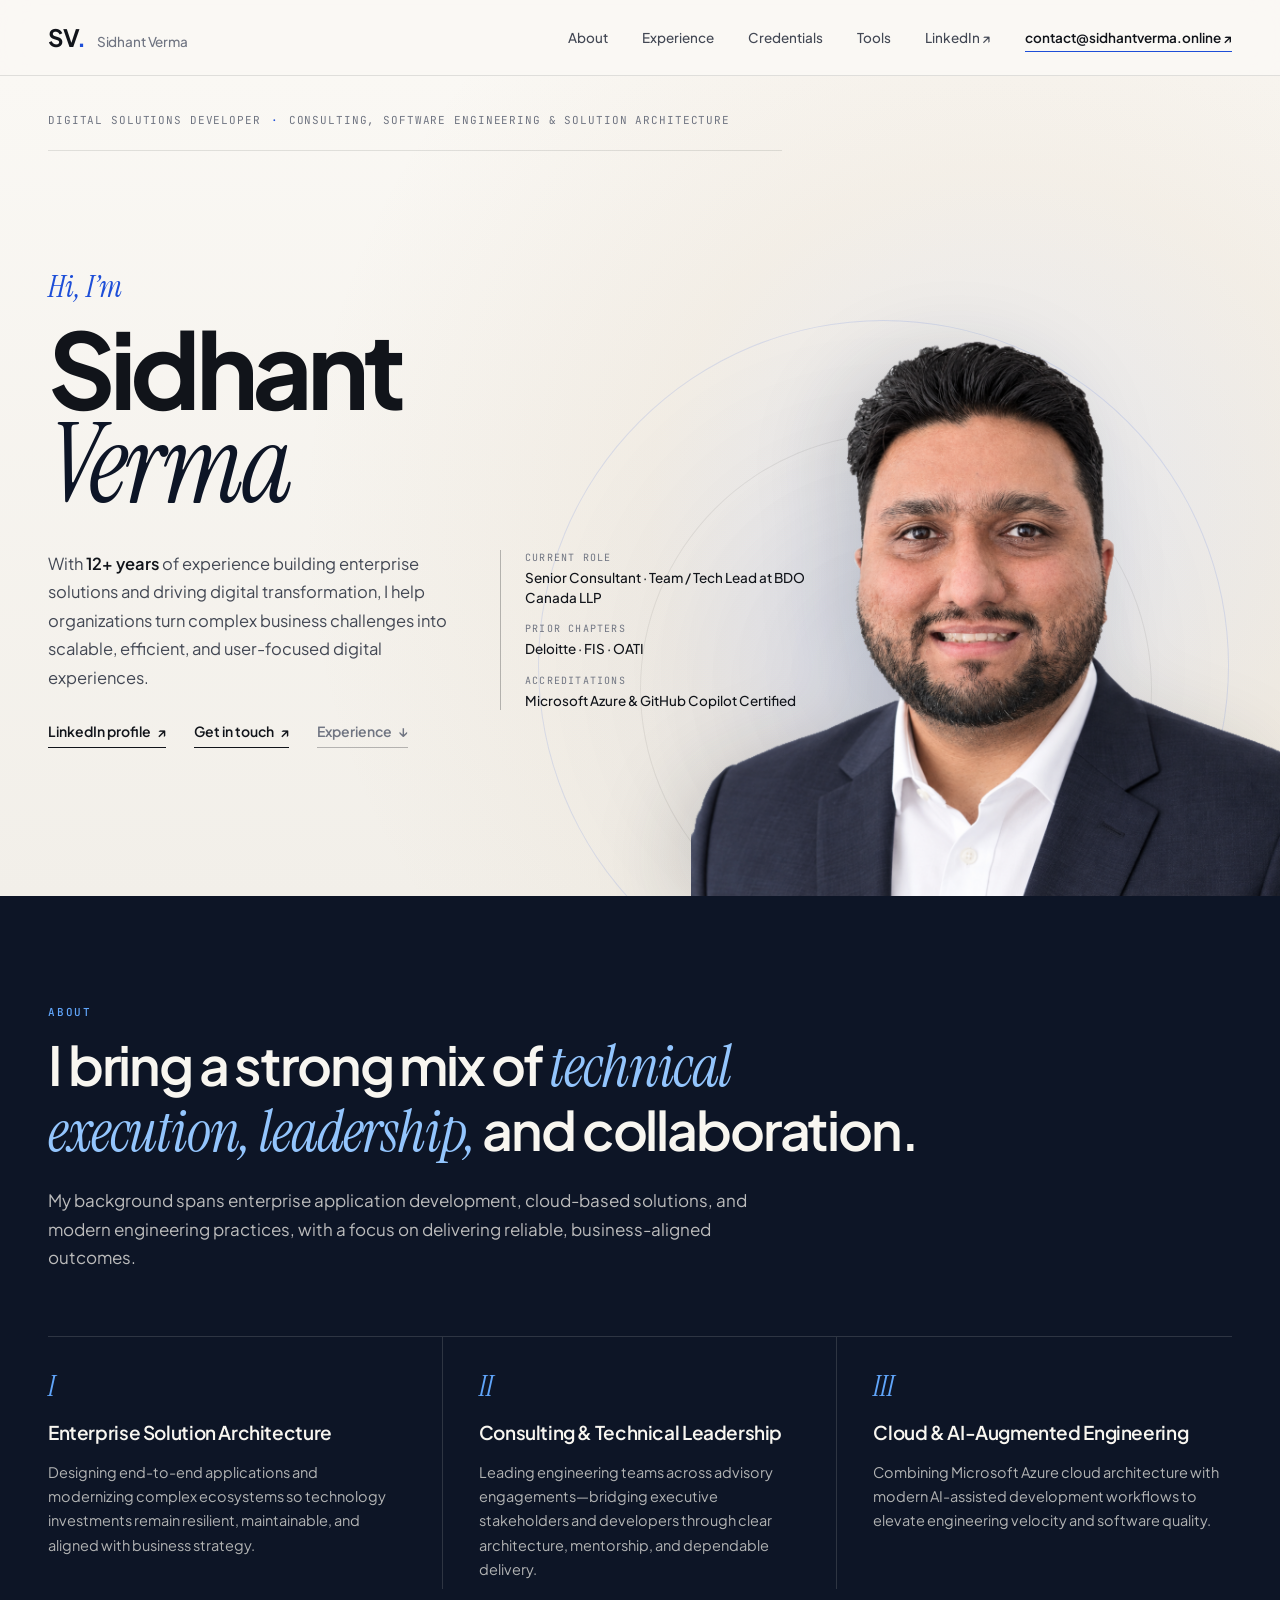
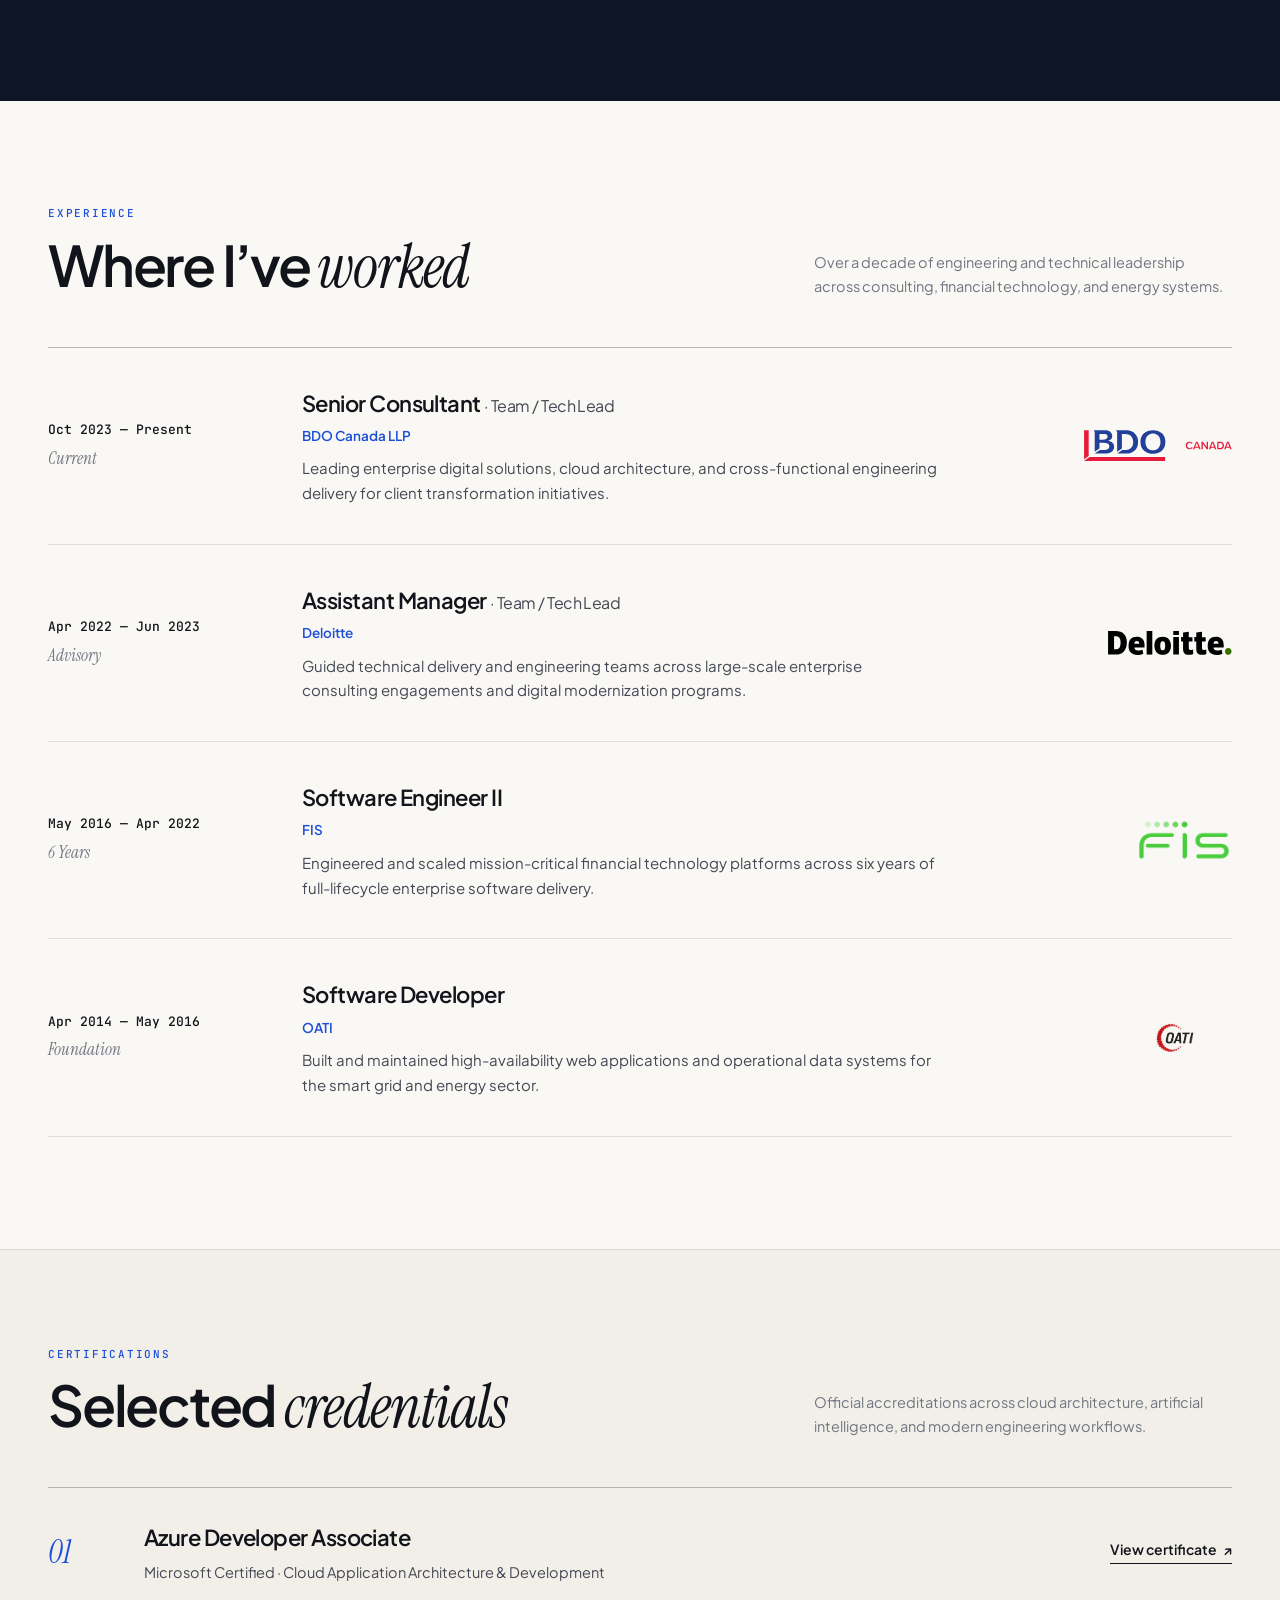
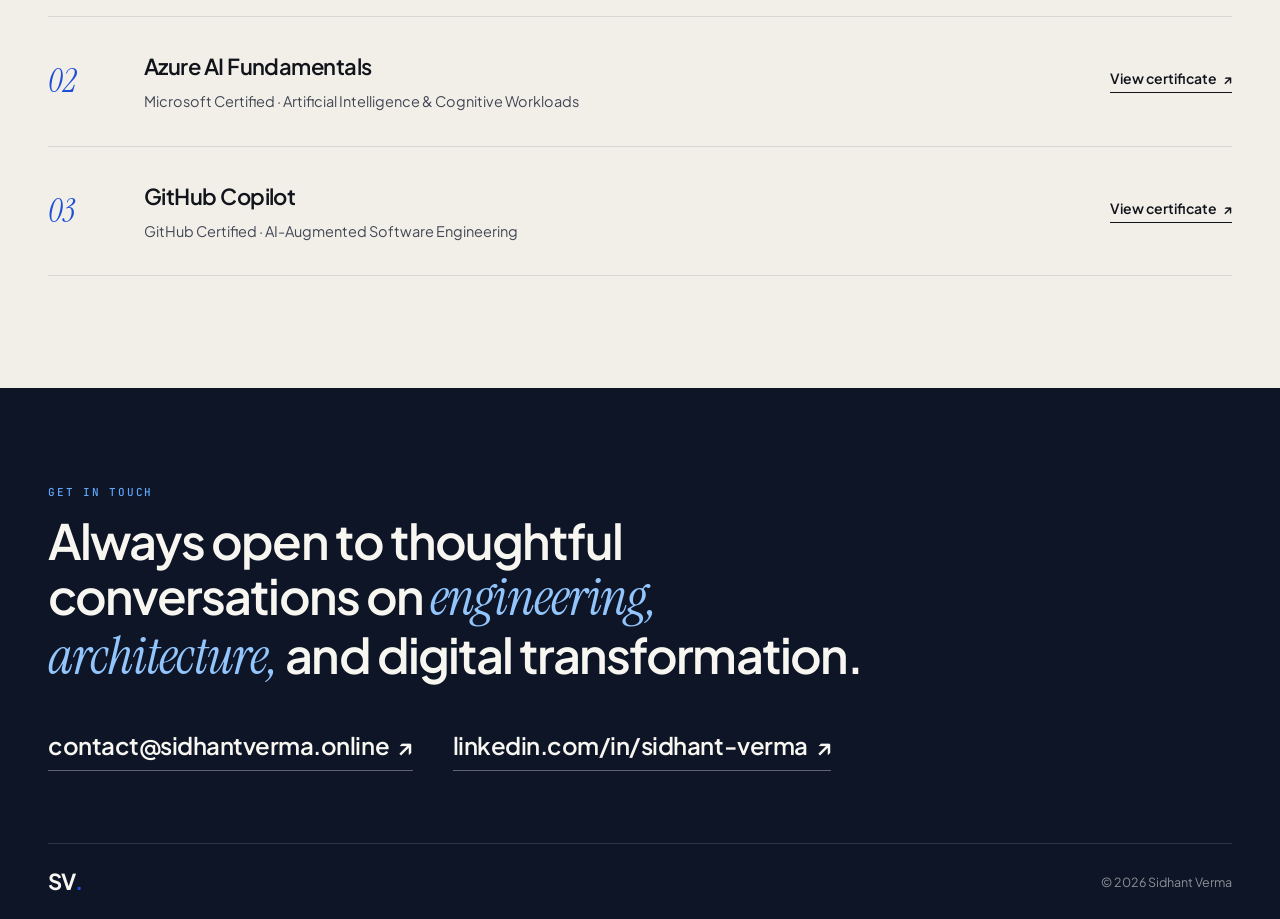
<file: index.html>
<!doctype html>
<html lang="en">
  <head>
    <meta charset="utf-8">
    <meta name="viewport" content="width=device-width, initial-scale=1">
    <meta name="theme-color" content="#f6f4ef">
    <meta name="description" content="Sidhant Verma — Digital Solutions Developer &amp; Technical Lead with 12+ years of experience building enterprise solutions, driving digital transformation, and delivering impactful technology products.">
    <title>Sidhant Verma - Digital Solutions Developer</title>
    <link rel="preconnect" href="https://fonts.googleapis.com">
    <link rel="preconnect" href="https://fonts.gstatic.com" crossorigin>
    <link href="https://fonts.googleapis.com/css2?family=Instrument+Serif:ital@0;1&amp;family=JetBrains+Mono:wght@400;500&amp;family=Plus+Jakarta+Sans:wght@400;500;600;700&amp;display=swap" rel="stylesheet">
    <link rel="preload" as="image" href="resources/photo_cutout.png">
    <link rel="stylesheet" href="styles.css?v=editorial-3">
    <script src="script.js?v=editorial-3" defer></script>
  </head>
  <body>
    <a class="skip-link" href="#main">Skip to content</a>

    <header class="site-header">
      <nav class="nav shell" aria-label="Main navigation">
        <a class="wordmark" href="#home" aria-label="Sidhant Verma home">
          <span class="wordmark-initials">SV<span>.</span></span>
          <span class="wordmark-full">Sidhant Verma</span>
        </a>

        <button class="menu-toggle" type="button" aria-expanded="false" aria-controls="nav-links" aria-label="Open navigation menu">
          <span></span><span></span>
        </button>

        <div class="nav-links" id="nav-links">
          <a href="#about">About</a>
          <a href="#experience">Experience</a>
          <a href="#certifications">Credentials</a>
          <a href="tools/index.html">Tools</a>
          <a href="https://www.linkedin.com/in/sidhant-verma/" target="_blank" rel="noreferrer">LinkedIn <span aria-hidden="true">↗</span></a>
          <a class="nav-contact" href="mailto:contact@sidhantverma.online">contact@sidhantverma.online <span aria-hidden="true">↗</span></a>
        </div>
      </nav>
    </header>

    <main id="main">
      <!-- HERO -->
      <section class="hero" id="home" aria-labelledby="hero-title">
        <div class="hero-ambient" aria-hidden="true">
          <div class="hero-halo"></div>
          <div class="hero-halo hero-halo-inner"></div>
        </div>

        <div class="shell hero-shell">
          <div class="hero-masthead">
            <span>Digital Solutions Developer</span>
            <span class="masthead-dot" aria-hidden="true">·</span>
            <span>Consulting, Software Engineering &amp; Solution Architecture</span>
          </div>

          <div class="hero-copy">
            <p class="hero-greeting">Hi, I’m</p>
            <h1 id="hero-title">
              Sidhant <em>Verma</em>
            </h1>

            <div class="hero-editorial">
              <div class="hero-narrative">
                <p class="hero-lead">
                  With <strong id="experience-years">12+ years</strong> of experience building enterprise solutions and driving digital transformation, I help organizations turn complex business challenges into scalable, efficient, and user-focused digital experiences.
                </p>

                <div class="hero-actions">
                  <a class="editorial-link" href="https://www.linkedin.com/in/sidhant-verma/" target="_blank" rel="noreferrer">
                    <span>LinkedIn profile</span>
                    <i aria-hidden="true">↗</i>
                  </a>
                  <a class="editorial-link" href="mailto:contact@sidhantverma.online">
                    <span>Get in touch</span>
                    <i aria-hidden="true">↗</i>
                  </a>
                  <a class="editorial-link editorial-link-subtle" href="#experience">
                    <span>Experience</span>
                    <i aria-hidden="true">↓</i>
                  </a>
                </div>
              </div>

              <dl class="hero-notes" aria-label="At a glance">
                <div>
                  <dt>Current Role</dt>
                  <dd>Senior Consultant · Team / Tech Lead at BDO Canada LLP</dd>
                </div>
                <div>
                  <dt>Prior Chapters</dt>
                  <dd>Deloitte · FIS · OATI</dd>
                </div>
                <div>
                  <dt>Accreditations</dt>
                  <dd>Microsoft Azure &amp; GitHub Copilot Certified</dd>
                </div>
              </dl>
            </div>
          </div>
        </div>

        <div class="hero-visual">
          <img src="resources/photo_cutout.png" alt="Portrait of Sidhant Verma" fetchpriority="high">
        </div>
      </section>

      <!-- ABOUT / PERSPECTIVE (DEEP MIDNIGHT CHAPTER) -->
      <section class="about-section" id="about" aria-labelledby="about-title">
        <div class="shell">
          <div class="about-top">
            <p class="section-label section-label-light">About</p>
            <h2 id="about-title">
              I bring a strong mix of <em>technical execution, leadership,</em> and collaboration.
            </h2>
            <p class="about-sublead">
              My background spans enterprise application development, cloud-based solutions, and modern engineering practices, with a focus on delivering reliable, business-aligned outcomes.
            </p>
          </div>

          <div class="about-pillars">
            <article class="pillar-row">
              <span class="pillar-num" aria-hidden="true">I</span>
              <h3>Enterprise Solution Architecture</h3>
              <p>
                Designing end-to-end applications and modernizing complex ecosystems so technology investments remain resilient, maintainable, and aligned with business strategy.
              </p>
            </article>

            <article class="pillar-row">
              <span class="pillar-num" aria-hidden="true">II</span>
              <h3>Consulting &amp; Technical Leadership</h3>
              <p>
                Leading engineering teams across advisory engagements—bridging executive stakeholders and developers through clear architecture, mentorship, and dependable delivery.
              </p>
            </article>

            <article class="pillar-row">
              <span class="pillar-num" aria-hidden="true">III</span>
              <h3>Cloud &amp; AI-Augmented Engineering</h3>
              <p>
                Combining Microsoft Azure cloud architecture with modern AI-assisted development workflows to elevate engineering velocity and software quality.
              </p>
            </article>
          </div>
        </div>
      </section>

      <!-- EXPERIENCE -->
      <section class="experience-section" id="experience" aria-labelledby="experience-title">
        <div class="shell">
          <div class="experience-heading">
            <div>
              <p class="section-label">Experience</p>
              <h2 id="experience-title">Where I’ve <em>worked</em></h2>
            </div>
            <p class="section-note">
              Over a decade of engineering and technical leadership across consulting, financial technology, and energy systems.
            </p>
          </div>

          <div class="experience-list">
            <article class="experience-item">
              <div class="experience-time">
                <p class="experience-dates"><time datetime="2023-10">Oct 2023</time> — Present</p>
                <span class="experience-era">Current</span>
              </div>

              <div class="experience-details">
                <h3>Senior Consultant <span>· Team / Tech Lead</span></h3>
                <p class="company-name">BDO Canada LLP</p>
                <p class="experience-summary">
                  Leading enterprise digital solutions, cloud architecture, and cross-functional engineering delivery for client transformation initiatives.
                </p>
              </div>

              <div class="company-logo">
                <img src="resources/logos/BDO-Canada-Logo.svg" alt="BDO Canada">
              </div>
            </article>

            <article class="experience-item">
              <div class="experience-time">
                <p class="experience-dates"><time datetime="2022-04">Apr 2022</time> — <time datetime="2023-06">Jun 2023</time></p>
                <span class="experience-era">Advisory</span>
              </div>

              <div class="experience-details">
                <h3>Assistant Manager <span>· Team / Tech Lead</span></h3>
                <p class="company-name">Deloitte</p>
                <p class="experience-summary">
                  Guided technical delivery and engineering teams across large-scale enterprise consulting engagements and digital modernization programs.
                </p>
              </div>

              <div class="company-logo deloitte-logo">
                <img src="resources/logos/deloitte.svg" alt="Deloitte">
              </div>
            </article>

            <article class="experience-item">
              <div class="experience-time">
                <p class="experience-dates"><time datetime="2016-05">May 2016</time> — <time datetime="2022-04">Apr 2022</time></p>
                <span class="experience-era">6 Years</span>
              </div>

              <div class="experience-details">
                <h3>Software Engineer II</h3>
                <p class="company-name">FIS</p>
                <p class="experience-summary">
                  Engineered and scaled mission-critical financial technology platforms across six years of full-lifecycle enterprise software delivery.
                </p>
              </div>

              <div class="company-logo fis-logo">
                <img src="resources/logos/FIS_Logo_Green.png" alt="FIS">
              </div>
            </article>

            <article class="experience-item">
              <div class="experience-time">
                <p class="experience-dates"><time datetime="2014-04">Apr 2014</time> — <time datetime="2016-05">May 2016</time></p>
                <span class="experience-era">Foundation</span>
              </div>

              <div class="experience-details">
                <h3>Software Developer</h3>
                <p class="company-name">OATI</p>
                <p class="experience-summary">
                  Built and maintained high-availability web applications and operational data systems for the smart grid and energy sector.
                </p>
              </div>

              <div class="company-logo oati-logo">
                <img src="resources/logos/oati.jpeg" alt="OATI">
              </div>
            </article>
          </div>
        </div>
      </section>

      <!-- CERTIFICATIONS -->
      <section class="certifications-section" id="certifications" aria-labelledby="certifications-title">
        <div class="shell">
          <div class="experience-heading">
            <div>
              <p class="section-label">Certifications</p>
              <h2 id="certifications-title">Selected <em>credentials</em></h2>
            </div>
            <p class="section-note">
              Official accreditations across cloud architecture, artificial intelligence, and modern engineering workflows.
            </p>
          </div>

          <div class="certifications-list">
            <article class="certification-item">
              <span class="cert-index" aria-hidden="true">01</span>
              <div class="certification-info">
                <h3>Azure Developer Associate</h3>
                <p>Microsoft Certified · Cloud Application Architecture &amp; Development</p>
              </div>
              <button class="certificate-viewer" type="button" data-title="Azure Developer Associate" data-file="resources/certs/ada.pdf">
                <span>View certificate</span>
                <i aria-hidden="true">↗</i>
              </button>
            </article>

            <article class="certification-item">
              <span class="cert-index" aria-hidden="true">02</span>
              <div class="certification-info">
                <h3>Azure AI Fundamentals</h3>
                <p>Microsoft Certified · Artificial Intelligence &amp; Cognitive Workloads</p>
              </div>
              <button class="certificate-viewer" type="button" data-title="Azure AI Fundamentals" data-file="resources/certs/ai_fund.pdf">
                <span>View certificate</span>
                <i aria-hidden="true">↗</i>
              </button>
            </article>

            <article class="certification-item">
              <span class="cert-index" aria-hidden="true">03</span>
              <div class="certification-info">
                <h3>GitHub Copilot</h3>
                <p>GitHub Certified · AI-Augmented Software Engineering</p>
              </div>
              <button class="certificate-viewer" type="button" data-title="GitHub Copilot" data-file="resources/certs/github_copilot.pdf">
                <span>View certificate</span>
                <i aria-hidden="true">↗</i>
              </button>
            </article>
          </div>
        </div>
      </section>
    </main>

    <dialog class="certificate-dialog" aria-labelledby="certificate-dialog-title">
      <div class="certificate-dialog-header">
        <h2 id="certificate-dialog-title">Certificate preview</h2>
        <div class="certificate-dialog-actions">
          <a class="dialog-external-link" id="certificate-external-link" href="resources/certs/ada.pdf" target="_blank" rel="noreferrer">
            Open PDF <span aria-hidden="true">↗</span>
          </a>
          <button class="certificate-dialog-close" type="button" aria-label="Close certificate preview">
            Close <span aria-hidden="true">×</span>
          </button>
        </div>
      </div>
      <iframe class="certificate-frame" title="Read-only certificate preview"></iframe>
    </dialog>

    <footer class="site-footer" id="contact">
      <div class="shell">
        <div class="footer-editorial">
          <p class="section-label section-label-light">Get in touch</p>
          <h2>
            Always open to thoughtful conversations on <em>engineering, architecture,</em> and digital transformation.
          </h2>
          <div class="footer-contact-links">
            <a class="footer-big-link" href="mailto:contact@sidhantverma.online">
              <span>contact@sidhantverma.online</span>
              <i aria-hidden="true">↗</i>
            </a>
            <a class="footer-big-link" href="https://www.linkedin.com/in/sidhant-verma/" target="_blank" rel="noreferrer">
              <span>linkedin.com/in/sidhant-verma</span>
              <i aria-hidden="true">↗</i>
            </a>
          </div>
        </div>

        <div class="footer-inner">
          <a class="wordmark footer-mark" href="#home">SV<span>.</span></a>
          <p>© <span id="year">2026</span> Sidhant Verma</p>
        </div>
      </div>
    </footer>
  </body>
</html>
</file>
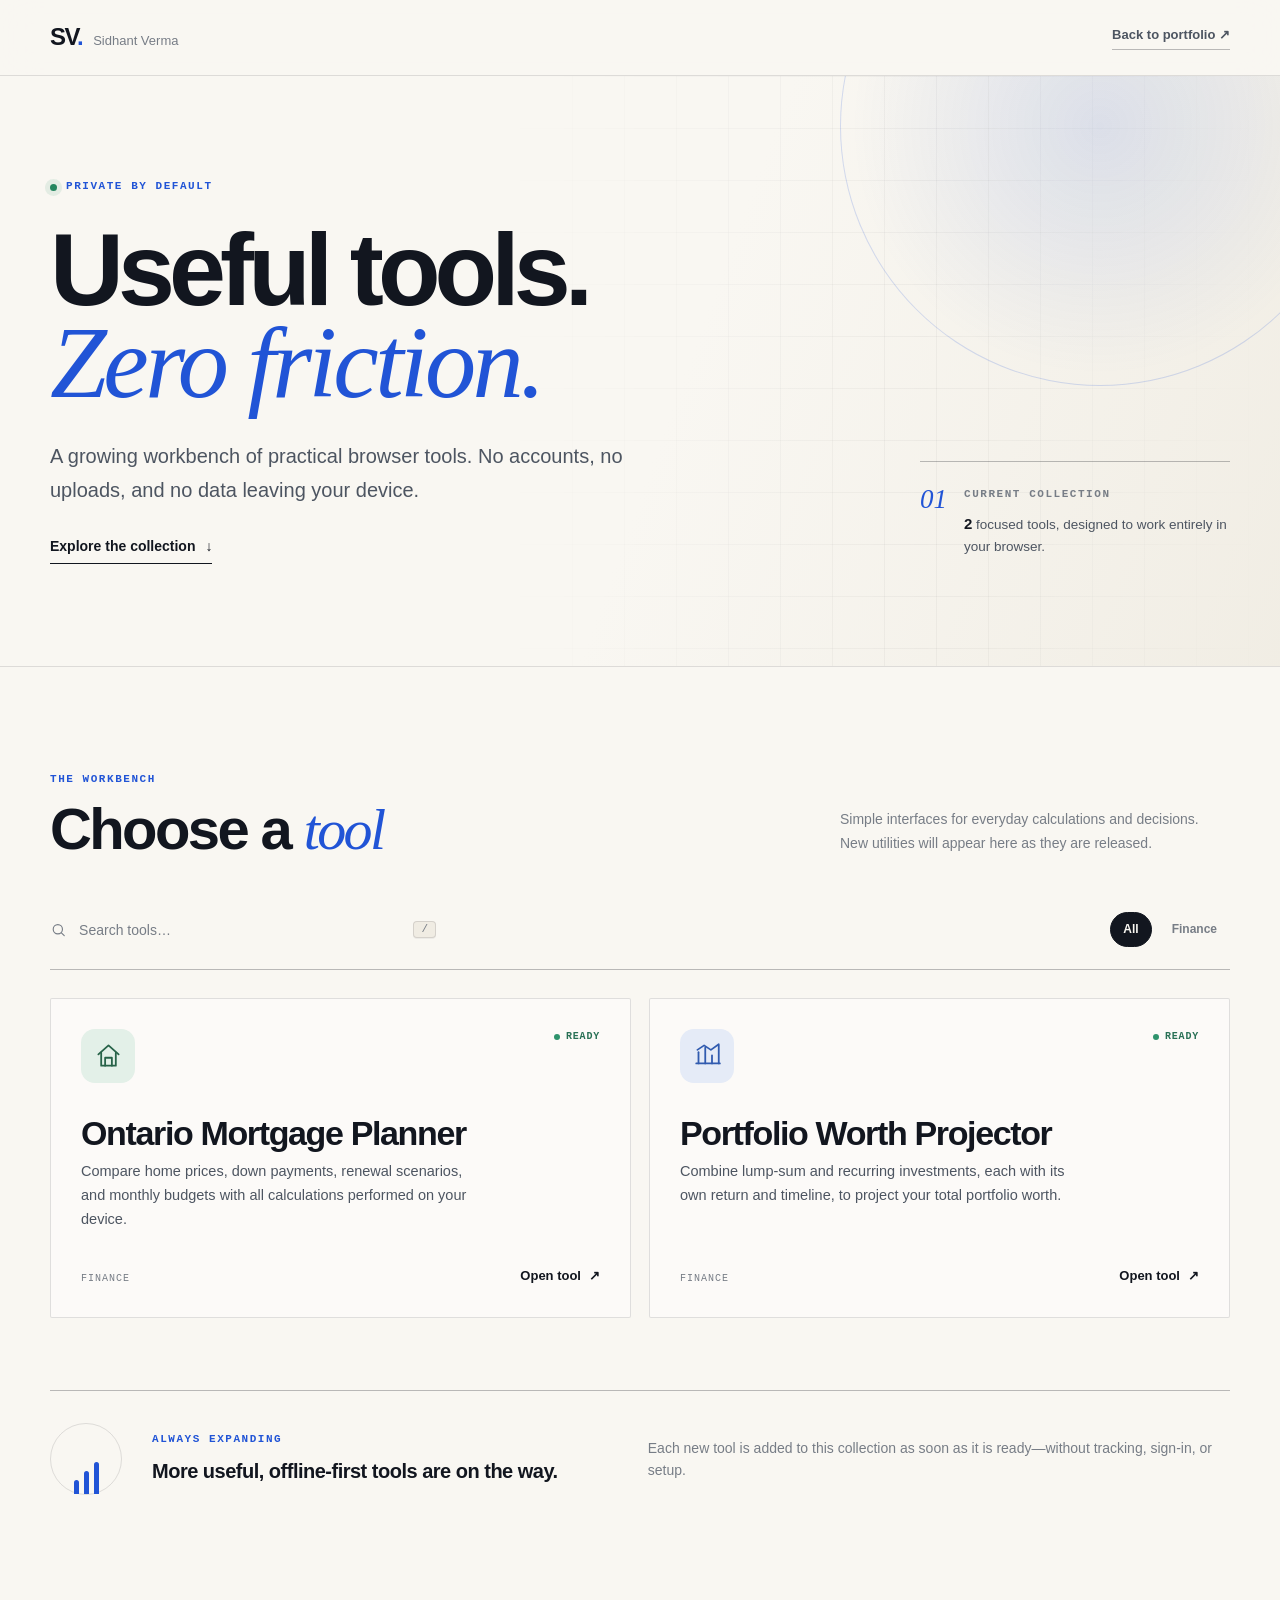
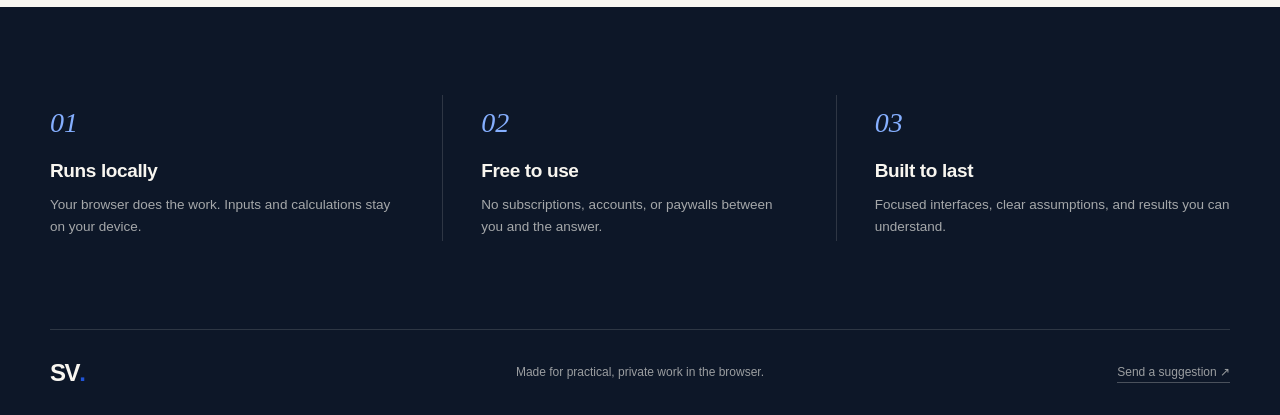
<file: tools/index.html>
<!doctype html>
<html lang="en">
  <head>
    <meta charset="utf-8">
    <meta name="viewport" content="width=device-width, initial-scale=1">
    <meta name="theme-color" content="#f6f3ec">
    <meta name="description" content="A growing collection of private, browser-based tools by Sidhant Verma.">
    <title>Offline Tools — Sidhant Verma</title>
    <link rel="stylesheet" href="tools.css">
    <script src="tools.js" defer></script>
  </head>
  <body>
    <a class="skip-link" href="#tools">Skip to tools</a>

    <header class="site-header">
      <div class="shell header-inner">
        <a class="wordmark" href="../index.html" aria-label="Sidhant Verma home">
          <span class="wordmark-initials">SV<span>.</span></span>
          <span class="wordmark-full">Sidhant Verma</span>
        </a>
        <a class="portfolio-link" href="../index.html">Back to portfolio <span aria-hidden="true">↗</span></a>
      </div>
    </header>

    <main>
      <section class="hero" aria-labelledby="page-title">
        <div class="hero-grid" aria-hidden="true"></div>
        <div class="hero-orb" aria-hidden="true"></div>
        <div class="shell hero-inner">
          <p class="eyebrow"><span></span> Private by default</p>
          <div class="hero-layout">
            <div>
              <h1 id="page-title">Useful tools.<br><em>Zero friction.</em></h1>
              <p class="hero-copy">
                A growing workbench of practical browser tools. No accounts, no uploads, and no data leaving your device.
              </p>
              <a class="hero-link" href="#tools">Explore the collection <span aria-hidden="true">↓</span></a>
            </div>

            <aside class="hero-note" aria-label="Collection details">
              <span class="note-index" aria-hidden="true">01</span>
              <div>
                <p class="note-label">Current collection</p>
                <p><strong id="tool-total">2</strong> focused tools, designed to work entirely in your browser.</p>
              </div>
            </aside>
          </div>
        </div>
      </section>

      <section class="catalog" id="tools" aria-labelledby="catalog-title">
        <div class="shell">
          <div class="catalog-heading">
            <div>
              <p class="section-label">The workbench</p>
              <h2 id="catalog-title">Choose a <em>tool</em></h2>
            </div>
            <p>Simple interfaces for everyday calculations and decisions. New utilities will appear here as they are released.</p>
          </div>

          <div class="catalog-controls">
            <label class="search">
              <span class="visually-hidden">Search tools</span>
              <svg aria-hidden="true" viewBox="0 0 24 24">
                <circle cx="11" cy="11" r="6.5"></circle>
                <path d="m16 16 4 4"></path>
              </svg>
              <input id="tool-search" type="search" placeholder="Search tools…" autocomplete="off">
              <kbd>/</kbd>
            </label>
            <div class="filters" id="tool-filters" aria-label="Filter tools by category"></div>
          </div>

          <div class="tool-grid" id="tool-grid" aria-live="polite"></div>
          <p class="empty-state" id="empty-state" hidden>No tools match that search. Try a different term.</p>

          <div class="coming-soon">
            <div class="coming-soon-mark" aria-hidden="true">
              <span></span><span></span><span></span>
            </div>
            <div>
              <p class="coming-soon-label">Always expanding</p>
              <h3>More useful, offline-first tools are on the way.</h3>
            </div>
            <p>Each new tool is added to this collection as soon as it is ready—without tracking, sign-in, or setup.</p>
          </div>
        </div>
      </section>

      <section class="principles" aria-label="Tool principles">
        <div class="shell principles-grid">
          <article>
            <span class="principle-number" aria-hidden="true">01</span>
            <h2>Runs locally</h2>
            <p>Your browser does the work. Inputs and calculations stay on your device.</p>
          </article>
          <article>
            <span class="principle-number" aria-hidden="true">02</span>
            <h2>Free to use</h2>
            <p>No subscriptions, accounts, or paywalls between you and the answer.</p>
          </article>
          <article>
            <span class="principle-number" aria-hidden="true">03</span>
            <h2>Built to last</h2>
            <p>Focused interfaces, clear assumptions, and results you can understand.</p>
          </article>
        </div>
      </section>
    </main>

    <footer class="site-footer">
      <div class="shell footer-inner">
        <a class="wordmark footer-mark" href="../index.html">SV<span>.</span></a>
        <p>Made for practical, private work in the browser.</p>
        <a href="mailto:contact@sidhantverma.online">Send a suggestion <span aria-hidden="true">↗</span></a>
      </div>
    </footer>
  </body>
</html>
</file>
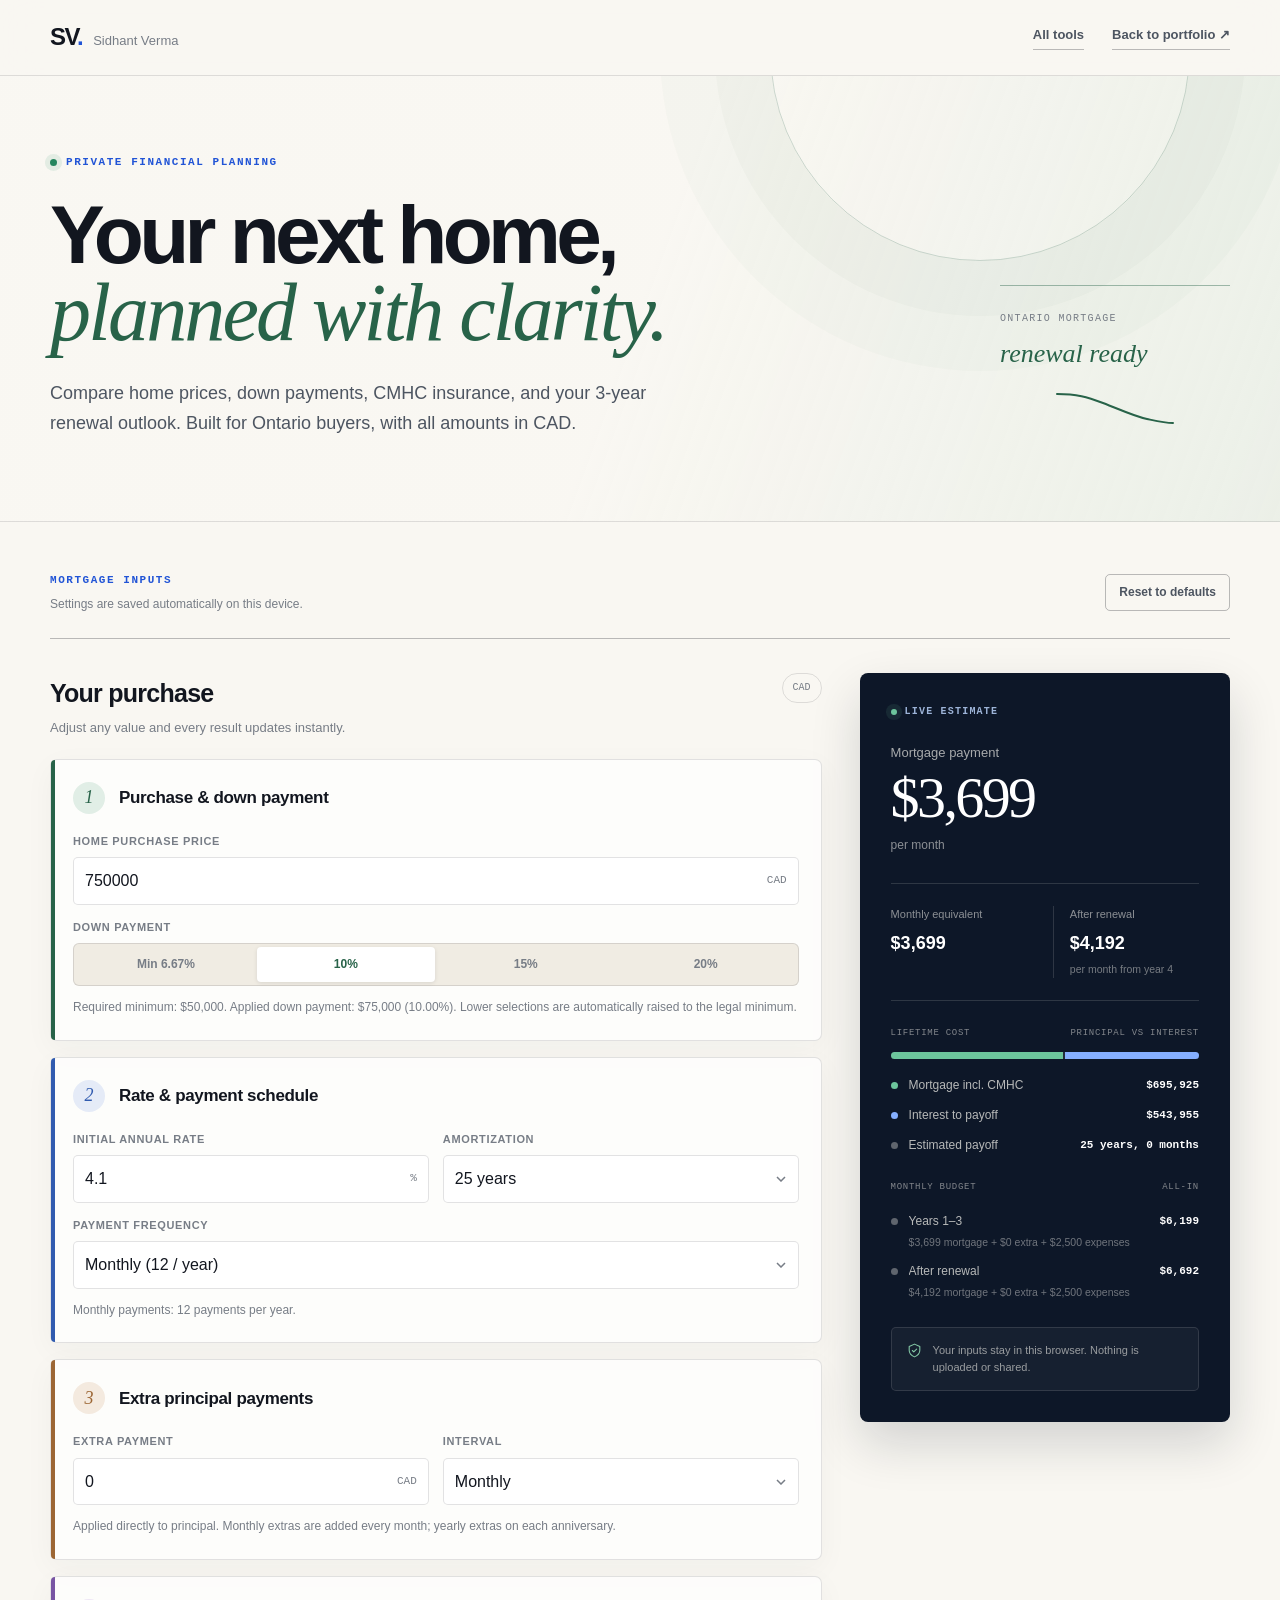
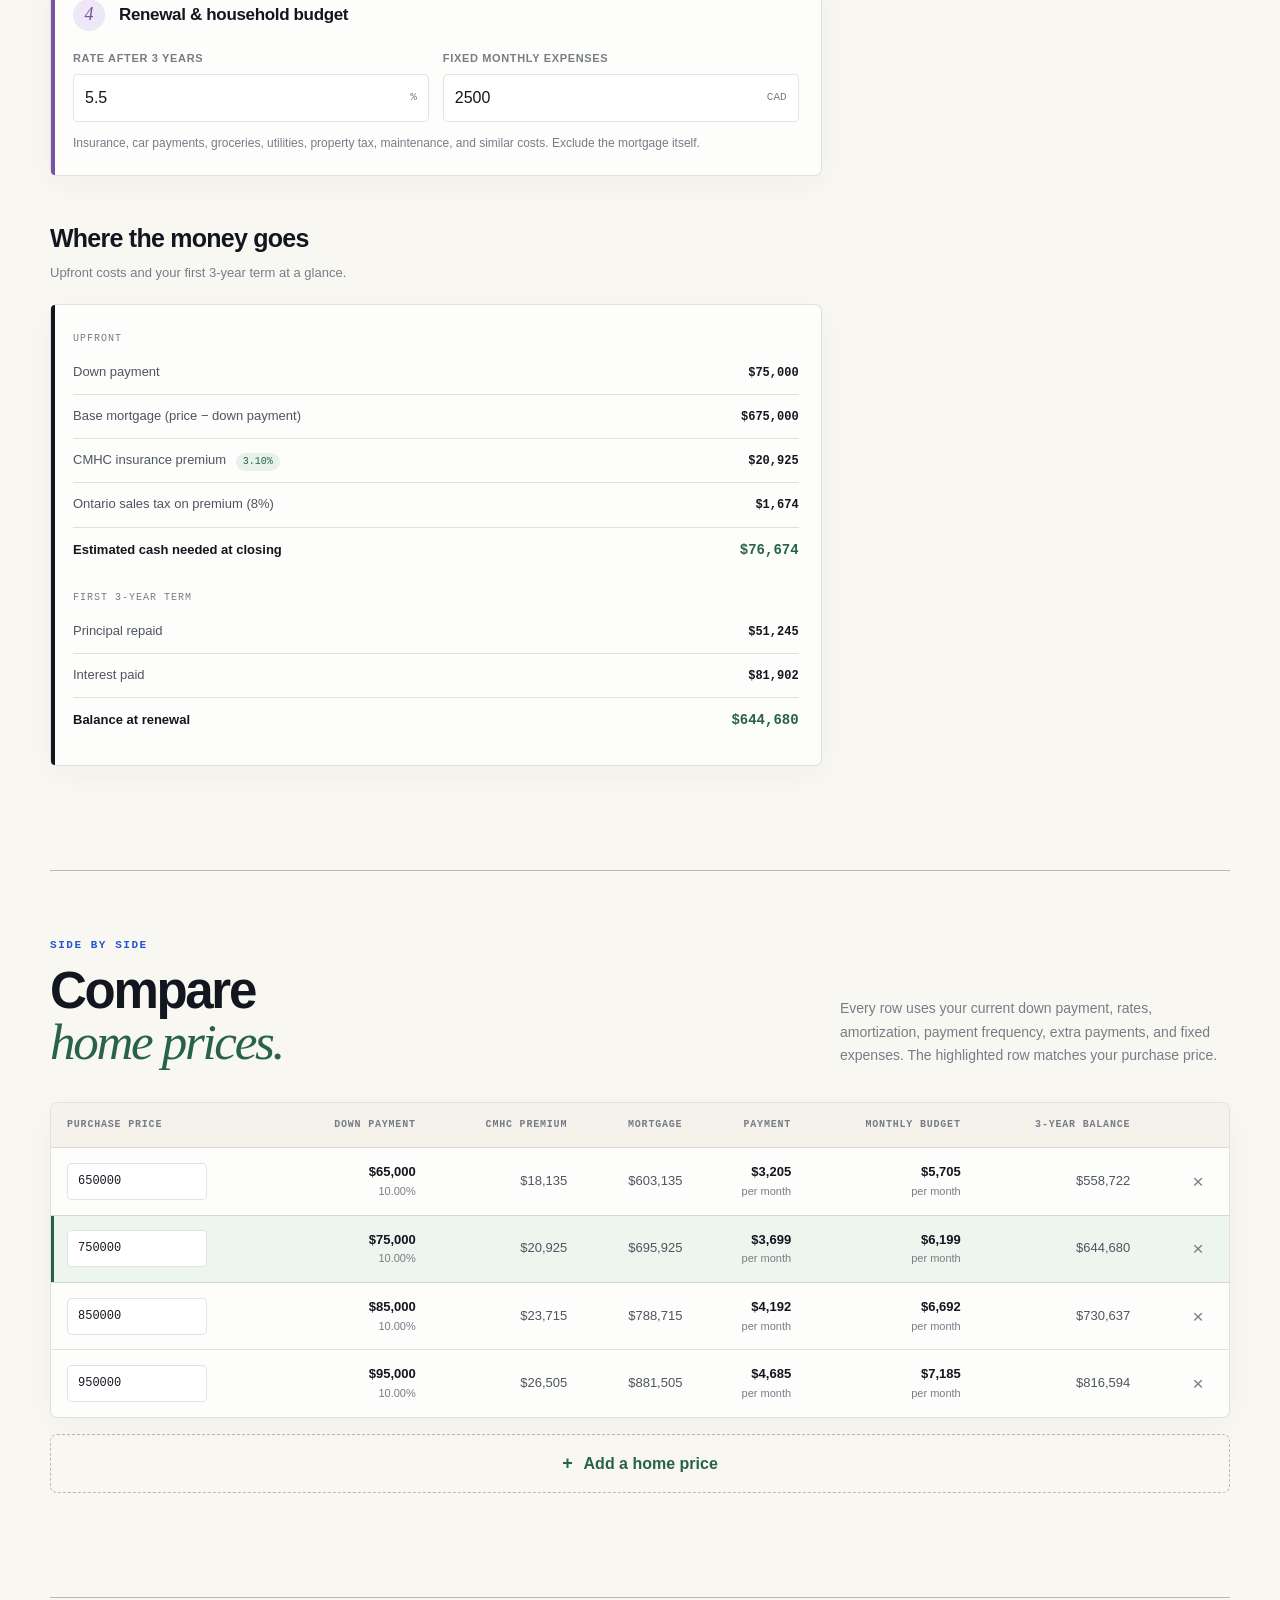
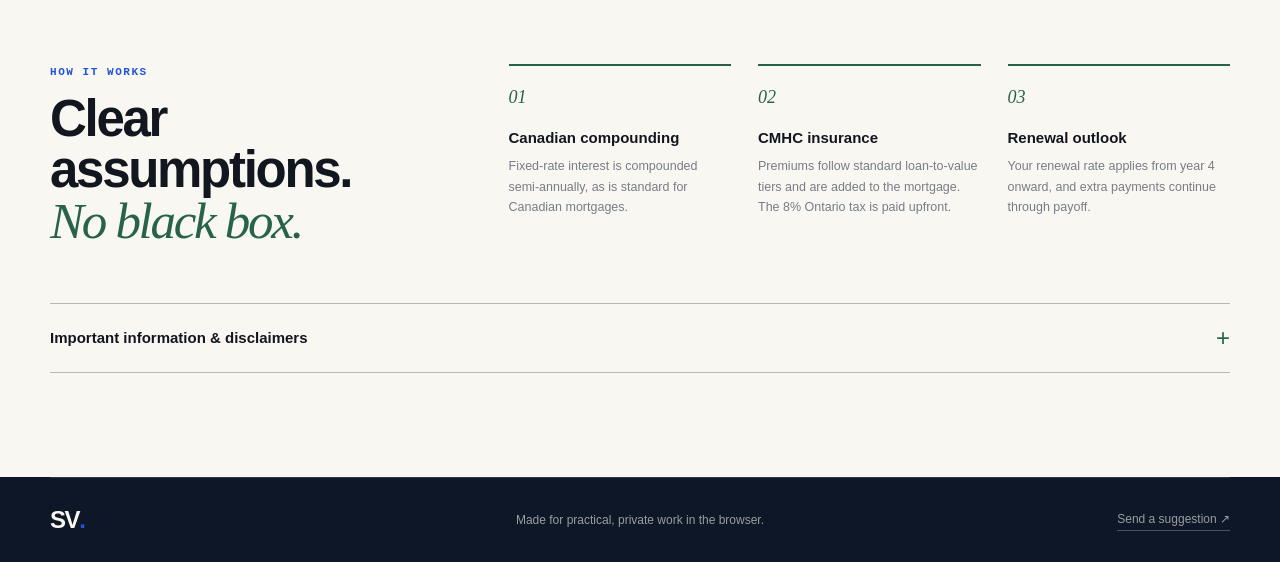
<file: tools/on-mortgage-calc.html>
<!doctype html>
<html lang="en">
  <head>
    <meta charset="utf-8">
    <meta name="viewport" content="width=device-width, initial-scale=1">
    <meta name="theme-color" content="#f6f3ec">
    <meta name="description" content="Plan an Ontario home purchase: down payment, CMHC insurance, mortgage payments, and your 3-year renewal outlook, entirely in your browser.">
    <title>Ontario Mortgage Planner — Sidhant Verma</title>
    <link rel="stylesheet" href="tools.css">
    <link rel="stylesheet" href="calculator.css">
    <link rel="stylesheet" href="on-mortgage-calc.css">
    <script src="on-mortgage-calc.js" defer></script>
  </head>
  <body>
    <a class="skip-link" href="#calculator">Skip to calculator</a>

    <header class="site-header">
      <div class="shell header-inner">
        <a class="wordmark" href="../index.html" aria-label="Sidhant Verma home">
          <span class="wordmark-initials">SV<span>.</span></span>
          <span class="wordmark-full">Sidhant Verma</span>
        </a>
        <div class="tool-nav">
          <a class="portfolio-link" href="index.html">All tools</a>
          <a class="portfolio-link" href="../index.html">Back to portfolio <span aria-hidden="true">↗</span></a>
        </div>
      </div>
    </header>

    <main>
      <section class="projector-hero" aria-labelledby="page-title">
        <div class="projector-orbit" aria-hidden="true"></div>
        <div class="shell">
          <p class="eyebrow"><span></span> Private financial planning</p>
          <div class="projector-heading">
            <div>
              <h1 id="page-title">Your next home,<br><em>planned with clarity.</em></h1>
              <p>Compare home prices, down payments, CMHC insurance, and your 3-year renewal outlook. Built for Ontario buyers, with all amounts in CAD.</p>
            </div>
            <div class="projection-year-badge" aria-hidden="true">
              <span>Ontario mortgage</span>
              <strong>renewal ready</strong>
              <svg viewBox="0 0 120 36">
                <path d="M2 4c20 0 30 3 46 9s30 13 44 16 18 4 26 4"></path>
              </svg>
            </div>
          </div>
        </div>
      </section>

      <section class="calculator-section" id="calculator" aria-label="Mortgage calculator">
        <div class="shell">
          <div class="calculator-toolbar">
            <div>
              <p class="section-label">Mortgage inputs</p>
              <p id="storageStatus" class="storage-status" role="status">Settings are saved automatically on this device.</p>
            </div>
            <div class="toolbar-actions">
              <button class="secondary-button" id="resetSettings" type="button">Reset to defaults</button>
            </div>
          </div>

          <div class="calculator-layout">
            <section class="investment-workspace" aria-labelledby="inputs-title">
              <div class="workspace-heading">
                <div>
                  <h2 id="inputs-title">Your purchase</h2>
                  <p>Adjust any value and every result updates instantly.</p>
                </div>
                <span class="investment-count">CAD</span>
              </div>

              <p class="mortgage-notice" id="notice" role="alert" hidden></p>

              <div class="investment-list">
                <article class="investment-card accent-1">
                  <div class="input-card-head">
                    <span class="investment-number" aria-hidden="true">1</span>
                    <h3>Purchase &amp; down payment</h3>
                  </div>
                  <div class="investment-fields">
                    <div class="investment-field field-wide">
                      <label for="price">Home purchase price</label>
                      <div class="input-with-unit">
                        <input id="price" type="number" min="0" step="1000" value="750000">
                        <span>CAD</span>
                      </div>
                    </div>
                    <div class="investment-field field-wide" role="group" aria-labelledby="down-label">
                      <p class="field-label" id="down-label">Down payment</p>
                      <div class="segmented" id="downBtns">
                        <button type="button" data-down="5" aria-pressed="false">Minimum</button>
                        <button type="button" data-down="10" class="active" aria-pressed="true">10%</button>
                        <button type="button" data-down="15" aria-pressed="false">15%</button>
                        <button type="button" data-down="20" aria-pressed="false">20%</button>
                      </div>
                    </div>
                    <p class="field-help" id="downHelp"></p>
                  </div>
                </article>

                <article class="investment-card accent-2">
                  <div class="input-card-head">
                    <span class="investment-number" aria-hidden="true">2</span>
                    <h3>Rate &amp; payment schedule</h3>
                  </div>
                  <div class="investment-fields">
                    <div class="investment-field">
                      <label for="rate">Initial annual rate</label>
                      <div class="input-with-unit">
                        <input id="rate" type="number" min="0" max="30" step="0.05" value="4.1">
                        <span>%</span>
                      </div>
                    </div>
                    <div class="investment-field">
                      <label for="amort">Amortization</label>
                      <select id="amort">
                        <option value="25">25 years</option>
                        <option value="30">30 years</option>
                      </select>
                    </div>
                    <div class="investment-field field-wide">
                      <label for="frequency">Payment frequency</label>
                      <select id="frequency">
                        <option value="monthly">Monthly (12 / year)</option>
                        <option value="biweekly">Accelerated bi-weekly (26 / year)</option>
                        <option value="regular">Regular bi-weekly (26 / year)</option>
                      </select>
                    </div>
                    <p class="field-help" id="frequencyHelp"></p>
                  </div>
                </article>

                <article class="investment-card accent-3">
                  <div class="input-card-head">
                    <span class="investment-number" aria-hidden="true">3</span>
                    <h3>Extra principal payments</h3>
                  </div>
                  <div class="investment-fields">
                    <div class="investment-field">
                      <label for="extra">Extra payment</label>
                      <div class="input-with-unit">
                        <input id="extra" type="number" min="0" step="50" value="0">
                        <span>CAD</span>
                      </div>
                    </div>
                    <div class="investment-field">
                      <label for="extraFreq">Interval</label>
                      <select id="extraFreq">
                        <option value="monthly">Monthly</option>
                        <option value="yearly">Yearly</option>
                      </select>
                    </div>
                    <p class="field-help">Applied directly to principal. Monthly extras are added every month; yearly extras on each anniversary.</p>
                  </div>
                </article>

                <article class="investment-card accent-4">
                  <div class="input-card-head">
                    <span class="investment-number" aria-hidden="true">4</span>
                    <h3>Renewal &amp; household budget</h3>
                  </div>
                  <div class="investment-fields">
                    <div class="investment-field">
                      <label for="renewalRate">Rate after 3 years</label>
                      <div class="input-with-unit">
                        <input id="renewalRate" type="number" min="0" max="30" step="0.05" value="5.5">
                        <span>%</span>
                      </div>
                    </div>
                    <div class="investment-field">
                      <label for="expenses">Fixed monthly expenses</label>
                      <div class="input-with-unit">
                        <input id="expenses" type="number" min="0" step="50" value="2500">
                        <span>CAD</span>
                      </div>
                    </div>
                    <p class="field-help">Insurance, car payments, groceries, utilities, property tax, maintenance, and similar costs. Exclude the mortgage itself.</p>
                  </div>
                </article>
              </div>

              <div class="workspace-heading breakdown-heading">
                <div>
                  <h2>Where the money goes</h2>
                  <p>Upfront costs and your first 3-year term at a glance.</p>
                </div>
              </div>

              <article class="investment-card breakdown-card">
                <p class="breakdown-group-label">Upfront</p>
                <div class="breakdown-row"><span>Down payment</span><b id="downAmount">—</b></div>
                <div class="breakdown-row"><span>Base mortgage (price − down payment)</span><b id="baseLoan">—</b></div>
                <div class="breakdown-row"><span>CMHC insurance premium <span class="rate-tag" id="cmhcRate"></span></span><b id="cmhc">—</b></div>
                <div class="breakdown-row"><span>Ontario sales tax on premium (8%)</span><b id="tax">—</b></div>
                <div class="breakdown-row is-total"><span>Estimated cash needed at closing</span><b id="cash">—</b></div>

                <p class="breakdown-group-label">First 3-year term</p>
                <div class="breakdown-row"><span>Principal repaid</span><b id="principal3">—</b></div>
                <div class="breakdown-row"><span>Interest paid</span><b id="interest3">—</b></div>
                <div class="breakdown-row is-total"><span>Balance at renewal</span><b id="balance3">—</b></div>
              </article>
            </section>

            <aside class="portfolio-summary mortgage-summary" aria-labelledby="summary-title">
              <div class="summary-kicker">
                <span class="live-dot" aria-hidden="true"></span>
                Live estimate
              </div>
              <h2 id="summary-title">Mortgage payment</h2>
              <p class="portfolio-total" id="payment">$0</p>
              <p class="total-caption" id="frequencyLabel">per month</p>

              <div class="summary-split">
                <div>
                  <span>Monthly equivalent</span>
                  <strong id="monthlyEquivalent">$0</strong>
                </div>
                <div>
                  <span>After renewal</span>
                  <strong id="renewPayment">$0</strong>
                  <small id="renewLabel"></small>
                </div>
              </div>

              <div class="portfolio-mix">
                <div class="mix-heading">
                  <span>Lifetime cost</span>
                  <span>Principal vs interest</span>
                </div>
                <div class="mix-track" aria-hidden="true">
                  <span id="principalBar"></span>
                  <span id="interestBar"></span>
                </div>
                <div class="investment-results">
                  <div class="result-row">
                    <span class="result-row-dot dot-principal"></span>
                    <span class="result-row-name">Mortgage incl. CMHC</span>
                    <strong class="result-row-value" id="loan">$0</strong>
                  </div>
                  <div class="result-row">
                    <span class="result-row-dot dot-interest"></span>
                    <span class="result-row-name">Interest to payoff</span>
                    <strong class="result-row-value" id="totalInterest">$0</strong>
                  </div>
                  <div class="result-row">
                    <span class="result-row-dot dot-neutral"></span>
                    <span class="result-row-name">Estimated payoff</span>
                    <strong class="result-row-value" id="payoff">—</strong>
                  </div>
                </div>
              </div>

              <div class="portfolio-mix">
                <div class="mix-heading">
                  <span>Monthly budget</span>
                  <span>All-in</span>
                </div>
                <div class="investment-results">
                  <div class="result-row">
                    <span class="result-row-dot dot-neutral"></span>
                    <span class="result-row-name">Years 1–3</span>
                    <strong class="result-row-value" id="budget">$0</strong>
                    <span class="result-detail" id="budgetDetails"></span>
                  </div>
                  <div class="result-row">
                    <span class="result-row-dot dot-neutral"></span>
                    <span class="result-row-name">After renewal</span>
                    <strong class="result-row-value" id="renewBudget">$0</strong>
                    <span class="result-detail" id="renewBudgetDetails"></span>
                  </div>
                </div>
              </div>

              <div class="summary-note">
                <svg viewBox="0 0 24 24" aria-hidden="true">
                  <path d="M12 3 4.5 6.5v5c0 4.7 3.1 7.6 7.5 9.5 4.4-1.9 7.5-4.8 7.5-9.5v-5L12 3Z"></path>
                  <path d="m9 12 2 2 4-4"></path>
                </svg>
                <p>Your inputs stay in this browser. Nothing is uploaded or shared.</p>
              </div>
            </aside>
          </div>

          <section class="comparison" aria-labelledby="compare-title">
            <div class="comparison-heading">
              <div>
                <p class="section-label">Side by side</p>
                <h2 id="compare-title">Compare<br><em>home prices.</em></h2>
              </div>
              <p>Every row uses your current down payment, rates, amortization, payment frequency, extra payments, and fixed expenses. The highlighted row matches your purchase price.</p>
            </div>

            <div class="comparison-table">
              <table>
                <thead>
                  <tr>
                    <th scope="col">Purchase price</th>
                    <th scope="col">Down payment</th>
                    <th scope="col">CMHC premium</th>
                    <th scope="col">Mortgage</th>
                    <th scope="col">Payment</th>
                    <th scope="col">Monthly budget</th>
                    <th scope="col">3-year balance</th>
                    <th scope="col"><span class="visually-hidden">Remove</span></th>
                  </tr>
                </thead>
                <tbody id="compareRows"></tbody>
              </table>
            </div>

            <button class="add-investment" id="addPrice" type="button">
              <span aria-hidden="true">+</span>
              Add a home price
            </button>
          </section>

          <section class="assumptions" aria-labelledby="assumptions-title">
            <div>
              <p class="section-label">How it works</p>
              <h2 id="assumptions-title">Clear assumptions.<br><em>No black box.</em></h2>
            </div>
            <div class="assumption-list">
              <article>
                <span>01</span>
                <h3>Canadian compounding</h3>
                <p>Fixed-rate interest is compounded semi-annually, as is standard for Canadian mortgages.</p>
              </article>
              <article>
                <span>02</span>
                <h3>CMHC insurance</h3>
                <p>Premiums follow standard loan-to-value tiers and are added to the mortgage. The 8% Ontario tax is paid upfront.</p>
              </article>
              <article>
                <span>03</span>
                <h3>Renewal outlook</h3>
                <p>Your renewal rate applies from year 4 onward, and extra payments continue through payoff.</p>
              </article>
            </div>
          </section>

          <details class="disclaimer-details">
            <summary>Important information &amp; disclaimers</summary>
            <div class="disclaimer-body">
              <p><strong>For planning purposes only.</strong> Results are estimates, not a mortgage approval, rate guarantee, lender quote, financial advice, or a commitment to lend. Confirm actual figures with your lender, mortgage broker, and legal professional before making a purchase decision.</p>
              <ul>
                <li><strong>Interest and payments:</strong> Calculations assume Canadian fixed-rate mortgages with nominal annual interest compounded semi-annually and simplified monthly or bi-weekly payment schedules. Lender rounding, payment dates, and renewal terms can change actual results.</li>
                <li><strong>Bi-weekly options:</strong> Accelerated bi-weekly payments equal half of the calculated monthly payment every two weeks (26 times a year), which generally shortens amortization. Regular bi-weekly is calculated separately.</li>
                <li><strong>CMHC / mortgage default insurance:</strong> Minimum down payment is 5% of the first $500,000 and 10% of the remainder below $1.5 million; at $1.5 million or above, at least 20% is required. Premiums use standard loan-to-value tiers, including a 0.20 percentage point surcharge for insured amortization over 25 years, and are illustrative. Eligibility, minimum down payment rules, property price limits, borrower qualifications, and applicable premium surcharges may affect your actual premium. Ontario's 8% provincial sales tax on the premium is estimated as an upfront cost, not added to the loan.</li>
                <li><strong>Renewal and payoff:</strong> The renewal illustration assumes the entered rate applies from year 4 onward, including subsequent renewals, and that your chosen extra payments continue. Actual future rates are unknown.</li>
                <li><strong>Prepayments:</strong> Extra payments may be limited by lender privileges; exceeding permitted amounts can trigger penalties. Check your mortgage agreement.</li>
                <li><strong>Monthly budget:</strong> The total includes only the fixed expenses you enter. It may exclude land transfer tax, legal fees, appraisal, inspections, moving costs, property taxes, condo fees, utilities, maintenance, and emergency reserves unless you include them yourself.</li>
              </ul>
              <p><strong>Accuracy:</strong> This tool does not account for every insured mortgage program, lender product, tax situation, or closing cost. Values are rounded for display and may differ slightly from lender statements.</p>
            </div>
          </details>
        </div>
      </section>
    </main>

    <footer class="site-footer">
      <div class="shell footer-inner">
        <a class="wordmark footer-mark" href="../index.html">SV<span>.</span></a>
        <p>Made for practical, private work in the browser.</p>
        <a href="mailto:contact@sidhantverma.online">Send a suggestion <span aria-hidden="true">↗</span></a>
      </div>
    </footer>
  </body>
</html>
</file>
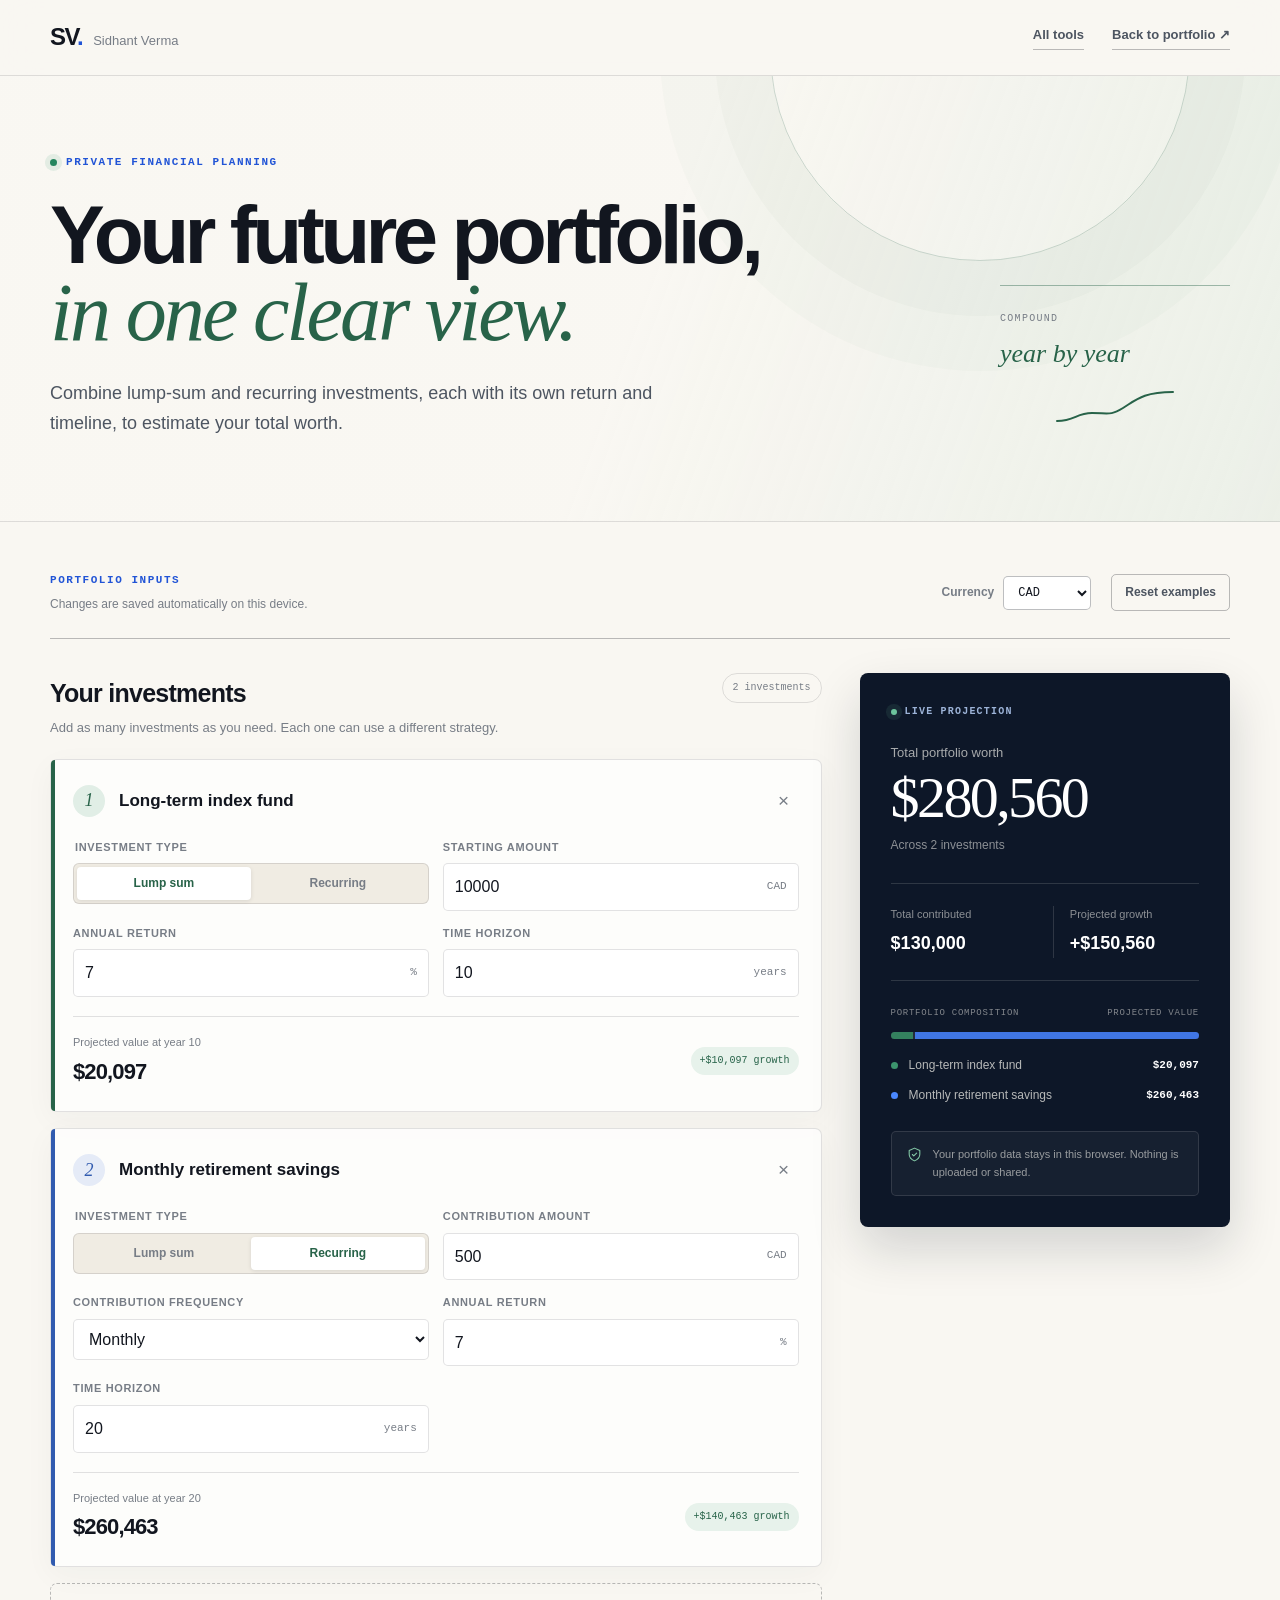
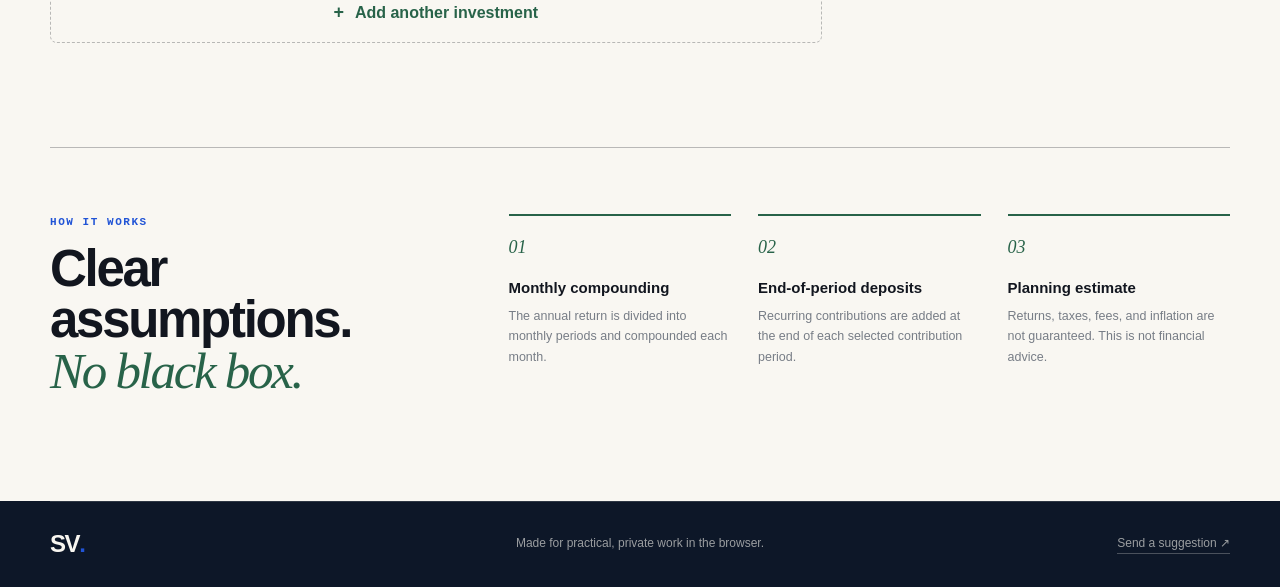
<file: tools/portfolio-worth.html>
<!doctype html>
<html lang="en">
  <head>
    <meta charset="utf-8">
    <meta name="viewport" content="width=device-width, initial-scale=1">
    <meta name="theme-color" content="#f6f3ec">
    <meta name="description" content="Project the future value of multiple lump-sum and recurring investments, entirely in your browser.">
    <title>Portfolio Worth Projector — Sidhant Verma</title>
    <link rel="stylesheet" href="tools.css">
    <link rel="stylesheet" href="calculator.css">
    <script src="portfolio-worth.js" defer></script>
  </head>
  <body>
    <a class="skip-link" href="#calculator">Skip to calculator</a>

    <header class="site-header">
      <div class="shell header-inner">
        <a class="wordmark" href="../index.html" aria-label="Sidhant Verma home">
          <span class="wordmark-initials">SV<span>.</span></span>
          <span class="wordmark-full">Sidhant Verma</span>
        </a>
        <div class="tool-nav">
          <a class="portfolio-link" href="index.html">All tools</a>
          <a class="portfolio-link" href="../index.html">Back to portfolio <span aria-hidden="true">↗</span></a>
        </div>
      </div>
    </header>

    <main>
      <section class="projector-hero" aria-labelledby="page-title">
        <div class="projector-orbit" aria-hidden="true"></div>
        <div class="shell">
          <p class="eyebrow"><span></span> Private financial planning</p>
          <div class="projector-heading">
            <div>
              <h1 id="page-title">Your future portfolio,<br><em>in one clear view.</em></h1>
              <p>Combine lump-sum and recurring investments, each with its own return and timeline, to estimate your total worth.</p>
            </div>
            <div class="projection-year-badge" aria-hidden="true">
              <span>Compound</span>
              <strong>year by year</strong>
              <svg viewBox="0 0 120 36">
                <path d="M2 31c18 0 19-8 35-8s18 3 31-5 20-16 50-16"></path>
              </svg>
            </div>
          </div>
        </div>
      </section>

      <section class="calculator-section" id="calculator" aria-label="Portfolio worth calculator">
        <div class="shell">
          <div class="calculator-toolbar">
            <div>
              <p class="section-label">Portfolio inputs</p>
              <p id="storage-status" class="storage-status" role="status">Changes are saved automatically on this device.</p>
            </div>
            <div class="toolbar-actions">
              <label class="currency-field" for="currency">
                <span>Currency</span>
                <select id="currency">
                  <option value="CAD">CAD</option>
                  <option value="USD">USD</option>
                  <option value="EUR">EUR</option>
                  <option value="GBP">GBP</option>
                  <option value="INR">INR</option>
                  <option value="AUD">AUD</option>
                </select>
              </label>
              <button class="secondary-button" id="reset-portfolio" type="button">Reset examples</button>
            </div>
          </div>

          <div class="calculator-layout">
            <section class="investment-workspace" aria-labelledby="investments-title">
              <div class="workspace-heading">
                <div>
                  <h2 id="investments-title">Your investments</h2>
                  <p>Add as many investments as you need. Each one can use a different strategy.</p>
                </div>
                <span class="investment-count" id="investment-count">0 investments</span>
              </div>

              <div class="investment-list" id="investment-list"></div>

              <button class="add-investment" id="add-investment" type="button">
                <span aria-hidden="true">+</span>
                Add another investment
              </button>
            </section>

            <aside class="portfolio-summary" aria-labelledby="portfolio-title">
              <div class="summary-kicker">
                <span class="live-dot" aria-hidden="true"></span>
                Live projection
              </div>
              <h2 id="portfolio-title">Total portfolio worth</h2>
              <p class="portfolio-total" id="portfolio-total">$0</p>
              <p class="total-caption" id="total-caption">Across 0 investments</p>

              <div class="summary-split">
                <div>
                  <span>Total contributed</span>
                  <strong id="total-contributed">$0</strong>
                </div>
                <div>
                  <span>Projected growth</span>
                  <strong id="total-growth">$0</strong>
                </div>
              </div>

              <div class="portfolio-mix">
                <div class="mix-heading">
                  <span>Portfolio composition</span>
                  <span>Projected value</span>
                </div>
                <div class="mix-track" id="mix-track" aria-hidden="true"></div>
                <div class="investment-results" id="investment-results"></div>
              </div>

              <div class="summary-note">
                <svg viewBox="0 0 24 24" aria-hidden="true">
                  <path d="M12 3 4.5 6.5v5c0 4.7 3.1 7.6 7.5 9.5 4.4-1.9 7.5-4.8 7.5-9.5v-5L12 3Z"></path>
                  <path d="m9 12 2 2 4-4"></path>
                </svg>
                <p>Your portfolio data stays in this browser. Nothing is uploaded or shared.</p>
              </div>
            </aside>
          </div>

          <section class="assumptions" aria-labelledby="assumptions-title">
            <div>
              <p class="section-label">How it works</p>
              <h2 id="assumptions-title">Clear assumptions.<br><em>No black box.</em></h2>
            </div>
            <div class="assumption-list">
              <article>
                <span>01</span>
                <h3>Monthly compounding</h3>
                <p>The annual return is divided into monthly periods and compounded each month.</p>
              </article>
              <article>
                <span>02</span>
                <h3>End-of-period deposits</h3>
                <p>Recurring contributions are added at the end of each selected contribution period.</p>
              </article>
              <article>
                <span>03</span>
                <h3>Planning estimate</h3>
                <p>Returns, taxes, fees, and inflation are not guaranteed. This is not financial advice.</p>
              </article>
            </div>
          </section>
        </div>
      </section>
    </main>

    <footer class="site-footer">
      <div class="shell footer-inner">
        <a class="wordmark footer-mark" href="../index.html">SV<span>.</span></a>
        <p>Made for practical, private work in the browser.</p>
        <a href="mailto:contact@sidhantverma.online">Send a suggestion <span aria-hidden="true">↗</span></a>
      </div>
    </footer>
  </body>
</html>
</file>
<file: styles.css>
:root {
  color-scheme: light;
  --paper: #faf8f4;
  --paper-warm: #f2efe9;
  --midnight: #0d1526;
  --midnight-soft: #152038;
  --ink: #11141a;
  --ink-secondary: #434854;
  --muted: #707582;
  --line: rgba(17, 20, 26, 0.11);
  --line-strong: rgba(17, 20, 26, 0.28);
  --line-dark: rgba(248, 246, 240, 0.14);
  --accent: #1d4ed8;
  --accent-light: #60a5fa;
  --sans: "Plus Jakarta Sans", -apple-system, BlinkMacSystemFont, "Segoe UI", sans-serif;
  --serif: "Instrument Serif", Georgia, serif;
  --mono: "JetBrains Mono", monospace;
}

*, *::before, *::after {
  box-sizing: border-box;
}

html {
  scroll-behavior: smooth;
  scroll-padding-top: 76px;
}

body {
  margin: 0;
  background: var(--paper);
  color: var(--ink);
  font-family: var(--sans);
  line-height: 1.6;
  -webkit-font-smoothing: antialiased;
  overflow-x: hidden;
}

a {
  color: inherit;
  text-decoration: none;
}

a:focus-visible,
button:focus-visible {
  outline: 2px solid var(--accent);
  outline-offset: 4px;
}

.shell {
  width: min(1240px, calc(100% - 96px));
  margin-inline: auto;
}

.skip-link {
  position: fixed;
  z-index: 50;
  top: 12px;
  left: 12px;
  padding: 10px 16px;
  background: var(--ink);
  color: var(--paper);
  font-size: 13px;
  font-weight: 600;
  transform: translateY(-180%);
  transition: transform 0.2s ease;
}

.skip-link:focus {
  transform: translateY(0);
}

/* HEADER */
.site-header {
  position: sticky;
  z-index: 30;
  top: 0;
  height: 76px;
  border-bottom: 1px solid var(--line);
  background: rgba(250, 248, 244, 0.88);
  backdrop-filter: blur(16px);
  -webkit-backdrop-filter: blur(16px);
}

.nav {
  height: 100%;
  display: flex;
  align-items: center;
  justify-content: space-between;
  gap: 24px;
}

.wordmark {
  display: inline-flex;
  align-items: baseline;
  gap: 12px;
  font-weight: 700;
}

.wordmark-initials {
  font-size: 24px;
  font-weight: 700;
  letter-spacing: -0.06em;
  color: var(--ink);
}

.wordmark-initials span,
.footer-mark span {
  color: var(--accent);
}

.wordmark-full {
  font-size: 13.5px;
  font-weight: 500;
  color: var(--muted);
  letter-spacing: -0.01em;
}

.nav-links {
  display: flex;
  align-items: center;
  gap: 34px;
  font-size: 13.5px;
  font-weight: 500;
}

.nav-links > a {
  position: relative;
  color: var(--ink-secondary);
  padding: 4px 0;
  transition: color 0.2s ease;
}

.nav-links > a:hover {
  color: var(--ink);
}

.nav-links > a::after {
  content: "";
  position: absolute;
  left: 0;
  right: 0;
  bottom: 0;
  height: 1px;
  background: var(--accent);
  transform: scaleX(0);
  transform-origin: right;
  transition: transform 0.25s ease;
}

.nav-links > a:hover::after {
  transform: scaleX(1);
  transform-origin: left;
}

.nav-links > a.nav-contact {
  color: var(--ink);
  font-weight: 600;
}

.nav-links > a.nav-contact::after {
  transform: scaleX(1);
}

.menu-toggle {
  display: none;
}

/* HERO */
.hero {
  position: relative;
  width: 100%;
  min-height: min(820px, calc(100svh - 76px));
  display: flex;
  align-items: stretch;
  overflow: hidden;
  background:
    radial-gradient(circle at 78% 54%, rgba(29, 78, 216, 0.08) 0%, rgba(180, 145, 100, 0.08) 32%, transparent 64%),
    linear-gradient(180deg, var(--paper) 0%, var(--paper-warm) 100%);
}

.hero-ambient {
  position: absolute;
  inset: 0;
  pointer-events: none;
  overflow: hidden;
}

.hero-halo {
  position: absolute;
  right: 4%;
  bottom: -14%;
  width: min(54vw, 720px);
  aspect-ratio: 1;
  border-radius: 50%;
  border: 1px solid rgba(29, 78, 216, 0.12);
  background: radial-gradient(circle, rgba(29, 78, 216, 0.05) 0%, transparent 70%);
}

.hero-halo-inner {
  right: 10%;
  bottom: -6%;
  width: min(40vw, 520px);
  border-color: rgba(17, 20, 26, 0.07);
}

.hero-shell {
  position: relative;
  z-index: 2;
  display: flex;
  flex-direction: column;
  justify-content: space-between;
  padding-top: clamp(28px, 4vh, 48px);
  padding-bottom: clamp(56px, 7vh, 88px);
}

.hero-masthead {
  display: flex;
  flex-wrap: wrap;
  align-items: center;
  gap: 10px;
  padding-bottom: 20px;
  border-bottom: 1px solid var(--line);
  max-width: 62%;
  font-family: var(--mono);
  font-size: 11px;
  letter-spacing: 0.08em;
  text-transform: uppercase;
  color: var(--muted);
}

.masthead-dot {
  color: var(--accent);
}

.hero-copy {
  width: min(60vw, 780px);
  margin-top: auto;
  margin-bottom: auto;
  padding-top: 28px;
}

.hero-greeting {
  margin: 0 0 8px;
  font-family: var(--serif);
  font-style: italic;
  font-size: clamp(24px, 2.4vw, 32px);
  color: var(--accent);
}

.hero h1 {
  margin: 0;
  font-size: clamp(72px, 8.2vw, 132px);
  line-height: 0.9;
  letter-spacing: -0.055em;
  font-weight: 700;
  color: var(--ink);
}

.hero h1 em {
  display: block;
  font-family: var(--serif);
  font-style: italic;
  font-weight: 400;
  letter-spacing: -0.025em;
  font-size: 1.05em;
  color: var(--midnight);
}

.hero-editorial {
  margin-top: 36px;
  display: grid;
  grid-template-columns: 1.25fr 0.95fr;
  gap: 36px;
  align-items: start;
}

.hero-lead {
  margin: 0;
  font-size: 16.5px;
  line-height: 1.72;
  color: var(--ink-secondary);
}

.hero-lead strong {
  color: var(--ink);
  font-weight: 600;
}

.hero-actions {
  display: flex;
  flex-wrap: wrap;
  align-items: center;
  gap: 28px;
  margin-top: 28px;
}

.editorial-link {
  position: relative;
  display: inline-flex;
  align-items: center;
  gap: 6px;
  padding-bottom: 5px;
  font-size: 14px;
  font-weight: 600;
  color: var(--ink);
  border-bottom: 1px solid var(--ink);
  transition: color 0.2s ease, border-color 0.2s ease;
}

.editorial-link i {
  font-style: normal;
  display: inline-block;
  transition: transform 0.2s ease;
}

.editorial-link:hover {
  color: var(--accent);
  border-bottom-color: var(--accent);
}

.editorial-link:hover i {
  transform: translate(2px, -2px);
}

.editorial-link-subtle {
  color: var(--muted);
  border-bottom-color: var(--line-strong);
}

.editorial-link-subtle:hover i {
  transform: translateY(2px);
}

.hero-notes {
  margin: 0;
  padding-left: 24px;
  border-left: 1px solid var(--line-strong);
  display: flex;
  flex-direction: column;
  gap: 14px;
}

.hero-notes dt {
  font-family: var(--mono);
  font-size: 10px;
  letter-spacing: 0.12em;
  text-transform: uppercase;
  color: var(--muted);
}

.hero-notes dd {
  margin: 2px 0 0;
  font-size: 13.5px;
  font-weight: 500;
  color: var(--ink);
  line-height: 1.45;
}

.hero-visual {
  position: absolute;
  z-index: 1;
  right: 0;
  bottom: 0;
  display: flex;
  width: min(46vw, 690px);
  height: 94%;
  align-items: flex-end;
  justify-content: flex-end;
  margin: 0;
  pointer-events: none;
}

.hero-visual img {
  display: block;
  width: 100%;
  height: 100%;
  object-fit: contain;
  object-position: right bottom;
  filter: drop-shadow(-20px 10px 38px rgba(13, 21, 38, 0.14));
}

/* SECTION HEADINGS */
.section-label {
  margin: 0 0 12px;
  font-family: var(--mono);
  font-size: 11px;
  font-weight: 500;
  letter-spacing: 0.16em;
  text-transform: uppercase;
  color: var(--accent);
}

.section-label-light {
  color: var(--accent-light);
}

h2 {
  margin: 0;
  font-size: clamp(36px, 4.4vw, 56px);
  line-height: 1.05;
  font-weight: 600;
  letter-spacing: -0.04em;
}

h2 em {
  font-family: var(--serif);
  font-style: italic;
  font-weight: 400;
  font-size: 1.08em;
  letter-spacing: -0.02em;
}

.section-note {
  margin: 0;
  max-width: 38ch;
  font-size: 14.5px;
  line-height: 1.65;
  color: var(--muted);
}

/* ABOUT SECTION (DEEP SARTORIAL MIDNIGHT) */
.about-section {
  padding: 108px 0 112px;
  background: var(--midnight);
  color: #f8f6f0;
}

.about-top {
  max-width: 880px;
}

.about-top h2 {
  color: #f8f6f0;
  font-size: clamp(34px, 4.2vw, 54px);
  line-height: 1.12;
}

.about-top h2 em {
  color: #93c5fd;
}

.about-sublead {
  margin: 22px 0 0;
  max-width: 62ch;
  font-size: 17px;
  line-height: 1.7;
  color: rgba(248, 246, 240, 0.74);
}

.about-pillars {
  margin-top: 64px;
  border-top: 1px solid var(--line-dark);
  display: grid;
  grid-template-columns: repeat(3, 1fr);
}

.pillar-row {
  padding: 36px 36px 8px 0;
  border-right: 1px solid var(--line-dark);
}

.pillar-row:nth-child(2) {
  padding-left: 36px;
}

.pillar-row:last-child {
  padding-left: 36px;
  padding-right: 0;
  border-right: 0;
}

.pillar-num {
  display: block;
  margin-bottom: 16px;
  font-family: var(--serif);
  font-style: italic;
  font-size: 28px;
  line-height: 1;
  color: var(--accent-light);
}

.pillar-row h3 {
  margin: 0 0 12px;
  font-size: 19px;
  font-weight: 600;
  letter-spacing: -0.02em;
  color: #f8f6f0;
}

.pillar-row p {
  margin: 0;
  font-size: 14.5px;
  line-height: 1.68;
  color: rgba(248, 246, 240, 0.7);
}

/* EXPERIENCE SECTION */
.experience-section {
  padding: 104px 0 112px;
  background: var(--paper);
}

.experience-heading {
  display: flex;
  align-items: flex-end;
  justify-content: space-between;
  gap: 32px;
  margin-bottom: 48px;
}

.experience-list {
  border-top: 1px solid var(--line-strong);
}

.experience-item {
  position: relative;
  display: grid;
  grid-template-columns: 210px minmax(280px, 1fr) 170px;
  align-items: center;
  column-gap: 44px;
  padding: 38px 0;
  border-bottom: 1px solid var(--line);
  transition: padding-left 0.3s ease;
}

.experience-item::after {
  content: "";
  position: absolute;
  left: 0;
  right: 0;
  bottom: -1px;
  height: 1px;
  background: var(--accent);
  transform: scaleX(0);
  transform-origin: left;
  transition: transform 0.35s cubic-bezier(0.22, 1, 0.36, 1);
}

.experience-item:hover {
  padding-left: 12px;
}

.experience-item:hover::after {
  transform: scaleX(1);
}

.experience-time {
  display: flex;
  flex-direction: column;
  gap: 4px;
}

.experience-dates {
  margin: 0;
  color: var(--ink);
  font-family: var(--mono);
  font-size: 13px;
  font-weight: 500;
  white-space: nowrap;
}

.experience-era {
  font-family: var(--serif);
  font-style: italic;
  font-size: 17px;
  color: var(--muted);
}

.experience-details h3 {
  margin: 0;
  font-size: 22px;
  font-weight: 600;
  letter-spacing: -0.025em;
  color: var(--ink);
}

.experience-details h3 span {
  color: var(--ink-secondary);
  font-size: 16px;
  font-weight: 400;
}

.company-name {
  margin: 4px 0 0;
  font-size: 13.5px;
  font-weight: 600;
  color: var(--accent);
}

.experience-summary {
  margin: 10px 0 0;
  max-width: 58ch;
  font-size: 15px;
  line-height: 1.65;
  color: var(--ink-secondary);
}

.company-logo {
  justify-self: end;
  width: 148px;
  height: 46px;
  display: flex;
  align-items: center;
  justify-content: flex-end;
}

.company-logo img {
  display: block;
  max-width: 100%;
  max-height: 100%;
  object-fit: contain;
  transition: transform 0.3s ease;
}

.experience-item:hover .company-logo img {
  transform: scale(1.04);
}

/* Convert Deloitte's white SVG text to deep ink while keeping the green dot (#86BC25) */
.company-logo.deloitte-logo img {
  width: 124px;
  filter: invert(1) hue-rotate(180deg);
}

.company-logo.fis-logo img {
  width: 98px;
}

/* Blend OATI's white JPEG background seamlessly into the warm paper surface */
.company-logo.oati-logo img {
  width: 114px;
  mix-blend-mode: multiply;
}

/* CERTIFICATIONS SECTION */
.certifications-section {
  padding: 96px 0 112px;
  background: var(--paper-warm);
  border-top: 1px solid var(--line);
}

.certifications-list {
  border-top: 1px solid var(--line-strong);
}

.certification-item {
  position: relative;
  display: grid;
  grid-template-columns: 72px minmax(0, 1fr) auto;
  align-items: center;
  gap: 24px;
  padding: 32px 0;
  border-bottom: 1px solid var(--line);
  transition: padding-left 0.3s ease;
}

.certification-item::after {
  content: "";
  position: absolute;
  left: 0;
  right: 0;
  bottom: -1px;
  height: 1px;
  background: var(--accent);
  transform: scaleX(0);
  transform-origin: left;
  transition: transform 0.35s cubic-bezier(0.22, 1, 0.36, 1);
}

.certification-item:hover {
  padding-left: 12px;
}

.certification-item:hover::after {
  transform: scaleX(1);
}

.cert-index {
  font-family: var(--serif);
  font-style: italic;
  font-size: 32px;
  line-height: 1;
  color: var(--accent);
}

.certification-info h3 {
  margin: 0;
  font-size: 22px;
  font-weight: 600;
  letter-spacing: -0.025em;
  color: var(--ink);
}

.certification-info p {
  margin: 6px 0 0;
  color: var(--ink-secondary);
  font-size: 14.5px;
}

.certificate-viewer {
  flex: 0 0 auto;
  display: inline-flex;
  align-items: center;
  gap: 6px;
  padding: 0 0 5px;
  border: 0;
  border-bottom: 1px solid var(--ink);
  background: transparent;
  color: var(--ink);
  font: 600 14px var(--sans);
  cursor: pointer;
  transition: color 0.2s ease, border-color 0.2s ease;
}

.certificate-viewer i {
  font-style: normal;
  display: inline-block;
  transition: transform 0.2s ease;
}

.certificate-viewer:hover {
  color: var(--accent);
  border-bottom-color: var(--accent);
}

.certificate-viewer:hover i {
  transform: translate(2px, -2px);
}

/* CERTIFICATE DIALOG */
.certificate-dialog {
  width: min(920px, calc(100% - 32px));
  height: min(90vh, 900px);
  max-width: none;
  max-height: 90vh;
  padding: 0;
  border: 1px solid var(--line-strong);
  background: var(--paper);
  color: var(--ink);
  box-shadow: 0 24px 80px rgba(13, 21, 38, 0.32);
  overflow: hidden;
  grid-template-rows: auto minmax(0, 1fr);
}

.certificate-dialog[open] {
  display: grid;
}

.certificate-dialog::backdrop {
  background: rgba(13, 21, 38, 0.68);
  backdrop-filter: blur(4px);
}

.certificate-dialog-header {
  display: flex;
  align-items: center;
  justify-content: space-between;
  gap: 16px;
  padding: 16px 22px;
  border-bottom: 1px solid var(--line);
}

.certificate-dialog-header h2 {
  margin: 0;
  font-size: 16px;
  font-weight: 600;
  letter-spacing: -0.01em;
}

.certificate-dialog-actions {
  display: flex;
  align-items: center;
  gap: 20px;
}

.dialog-external-link {
  font-size: 12.5px;
  font-weight: 600;
  color: var(--ink-secondary);
  border-bottom: 1px solid transparent;
}

.dialog-external-link:hover {
  color: var(--accent);
  border-bottom-color: var(--accent);
}

.certificate-dialog-close {
  border: 0;
  padding: 0;
  background: transparent;
  color: var(--ink);
  font: 600 12.5px var(--sans);
  cursor: pointer;
}

.certificate-dialog-close:hover {
  color: var(--accent);
}

.certificate-dialog-close span {
  margin-left: 6px;
  font-size: 18px;
  vertical-align: -2px;
}

.certificate-frame {
  display: block;
  width: 100%;
  height: 100%;
  min-height: 0;
  border: 0;
  background: #ffffff;
}

/* FOOTER & CLOSING CHAPTER */
.site-footer {
  background: var(--midnight);
  color: #f8f6f0;
  padding-top: 96px;
}

.footer-editorial {
  max-width: 840px;
  padding-bottom: 72px;
}

.footer-editorial h2 {
  color: #f8f6f0;
  font-size: clamp(32px, 3.8vw, 50px);
  line-height: 1.12;
}

.footer-editorial h2 em {
  color: #93c5fd;
}

.footer-contact-links {
  margin-top: 40px;
  display: flex;
  flex-wrap: wrap;
  align-items: center;
  gap: 40px;
}

.footer-big-link {
  display: inline-flex;
  align-items: center;
  gap: 8px;
  padding-bottom: 6px;
  font-size: clamp(18px, 2vw, 24px);
  font-weight: 600;
  letter-spacing: -0.02em;
  color: #f8f6f0;
  border-bottom: 1px solid rgba(248, 246, 240, 0.35);
  transition: color 0.2s ease, border-color 0.2s ease;
}

.footer-big-link i {
  font-style: normal;
  display: inline-block;
  transition: transform 0.2s ease;
}

.footer-big-link:hover {
  color: #93c5fd;
  border-bottom-color: #93c5fd;
}

.footer-big-link:hover i {
  transform: translate(3px, -3px);
}

.footer-inner {
  min-height: 76px;
  display: flex;
  align-items: center;
  justify-content: space-between;
  gap: 20px;
  border-top: 1px solid var(--line-dark);
}

.footer-inner p {
  margin: 0;
  color: rgba(248, 246, 240, 0.55);
  font-size: 12.5px;
}

.footer-mark {
  gap: 0;
  font-size: 22px;
  letter-spacing: -0.05em;
  color: #f8f6f0;
}

/* RESPONSIVE */
@media (max-width: 1024px) {
  .shell {
    width: calc(100% - 56px);
  }

  .hero-masthead {
    max-width: 100%;
  }

  .hero-copy {
    width: 58%;
  }

  .hero-editorial {
    grid-template-columns: 1fr;
    gap: 24px;
  }

  .hero-visual {
    width: min(48vw, 540px);
  }

  .about-pillars {
    grid-template-columns: 1fr;
  }

  .pillar-row,
  .pillar-row:nth-child(2),
  .pillar-row:last-child {
    padding: 28px 0;
    border-right: 0;
    border-bottom: 1px solid var(--line-dark);
  }

  .pillar-row:last-child {
    border-bottom: 0;
  }

  .experience-heading {
    flex-direction: column;
    align-items: flex-start;
    gap: 12px;
  }

  .experience-item {
    grid-template-columns: 160px minmax(200px, 1fr) 130px;
    column-gap: 24px;
  }
}

@media (max-width: 720px) {
  html {
    scroll-padding-top: 66px;
  }

  .shell {
    width: calc(100% - 40px);
  }

  .site-header {
    height: 66px;
  }

  .wordmark-full {
    display: none;
  }

  .menu-toggle {
    width: 40px;
    height: 40px;
    display: flex;
    flex-direction: column;
    align-items: center;
    justify-content: center;
    gap: 6px;
    border: 0;
    background: transparent;
    cursor: pointer;
  }

  .menu-toggle span {
    width: 19px;
    height: 1.5px;
    background: var(--ink);
    transition: transform 0.2s ease;
  }

  .menu-toggle[aria-expanded="true"] span:first-child {
    transform: translateY(3.75px) rotate(45deg);
  }

  .menu-toggle[aria-expanded="true"] span:last-child {
    transform: translateY(-3.75px) rotate(-45deg);
  }

  .nav-links {
    position: absolute;
    top: 65px;
    left: 0;
    right: 0;
    display: none;
    align-items: stretch;
    gap: 0;
    padding: 12px 20px 20px;
    border-bottom: 1px solid var(--line);
    background: var(--paper);
  }

  .nav-links.is-open {
    display: flex;
    flex-direction: column;
  }

  .nav-links > a {
    padding: 14px 0;
    border-bottom: 1px solid var(--line);
  }

  .nav-links > a::after {
    display: none;
  }

  .hero {
    min-height: 0;
    flex-direction: column;
  }

  .hero-shell {
    padding-top: 24px;
    padding-bottom: 16px;
  }

  .hero-copy {
    width: 100%;
    padding-top: 20px;
  }

  .hero h1 {
    font-size: clamp(60px, 15vw, 88px);
  }

  .hero-visual {
    position: relative;
    right: auto;
    bottom: auto;
    width: min(100%, 400px);
    height: auto;
    margin: 8px auto 0;
  }

  .hero-visual img {
    width: 100%;
    height: auto;
  }

  .about-section,
  .experience-section,
  .certifications-section {
    padding: 68px 0;
  }

  .experience-item {
    grid-template-columns: 1fr;
    gap: 14px;
    padding: 26px 0;
  }

  .company-logo {
    justify-self: start;
    justify-content: flex-start;
    order: -1;
    width: 110px;
    height: 36px;
  }

  .certification-item {
    grid-template-columns: 1fr;
    gap: 12px;
    padding: 24px 0;
  }

  .certificate-viewer {
    justify-self: start;
  }

  .site-footer {
    padding-top: 68px;
  }

  .footer-contact-links {
    flex-direction: column;
    align-items: flex-start;
    gap: 20px;
  }

  .certificate-dialog {
    width: calc(100% - 16px);
    height: 92dvh;
    max-height: 92dvh;
    margin: auto;
  }
}

@media (prefers-reduced-motion: reduce) {
  *, *::before, *::after {
    scroll-behavior: auto !important;
    transition-duration: 0.01ms !important;
  }
}
</file>
<file: tools/tools.css>
:root {
  color-scheme: light;
  --paper: #f9f7f2;
  --paper-deep: #f0ece3;
  --ink: #12161f;
  --ink-soft: #4d5561;
  --muted: #777d86;
  --line: rgba(18, 22, 31, 0.12);
  --line-strong: rgba(18, 22, 31, 0.28);
  --blue: #2154d6;
  --blue-light: #dbe6ff;
  --midnight: #0d1728;
  --sans: "Aptos", "Segoe UI", -apple-system, BlinkMacSystemFont, sans-serif;
  --serif: "Iowan Old Style", "Palatino Linotype", "Book Antiqua", Georgia, serif;
  --mono: "Cascadia Mono", "SFMono-Regular", Consolas, monospace;
}

*,
*::before,
*::after {
  box-sizing: border-box;
}

html {
  scroll-behavior: smooth;
  scroll-padding-top: 88px;
}

body {
  margin: 0;
  background: var(--paper);
  color: var(--ink);
  font-family: var(--sans);
  line-height: 1.6;
  -webkit-font-smoothing: antialiased;
}

button,
input {
  font: inherit;
}

a {
  color: inherit;
  text-decoration: none;
}

a:focus-visible,
button:focus-visible,
input:focus-visible {
  outline: 2px solid var(--blue);
  outline-offset: 4px;
}

.shell {
  width: min(1180px, calc(100% - 72px));
  margin-inline: auto;
}

.skip-link {
  position: fixed;
  z-index: 50;
  top: 12px;
  left: 12px;
  padding: 9px 14px;
  background: var(--ink);
  color: var(--paper);
  font-size: 13px;
  font-weight: 700;
  transform: translateY(-180%);
  transition: transform 0.2s ease;
}

.skip-link:focus {
  transform: translateY(0);
}

.visually-hidden {
  position: absolute;
  width: 1px;
  height: 1px;
  padding: 0;
  margin: -1px;
  overflow: hidden;
  clip: rect(0, 0, 0, 0);
  white-space: nowrap;
  border: 0;
}

.site-header {
  position: sticky;
  z-index: 30;
  top: 0;
  height: 76px;
  border-bottom: 1px solid var(--line);
  background: rgba(249, 247, 242, 0.9);
  backdrop-filter: blur(18px);
}

.header-inner {
  height: 100%;
  display: flex;
  align-items: center;
  justify-content: space-between;
  gap: 20px;
}

.wordmark {
  display: inline-flex;
  align-items: baseline;
  gap: 11px;
  font-weight: 700;
}

.wordmark-initials,
.footer-mark {
  font-size: 24px;
  letter-spacing: -0.06em;
}

.wordmark-initials span,
.footer-mark span {
  color: var(--blue);
}

.wordmark-full {
  color: var(--muted);
  font-size: 13px;
  font-weight: 500;
}

.portfolio-link {
  padding-bottom: 3px;
  border-bottom: 1px solid var(--line-strong);
  color: var(--ink-soft);
  font-size: 13px;
  font-weight: 600;
  transition: color 0.2s ease, border-color 0.2s ease;
}

.portfolio-link:hover {
  color: var(--blue);
  border-color: var(--blue);
}

.hero {
  position: relative;
  min-height: 590px;
  display: flex;
  align-items: center;
  overflow: hidden;
  background:
    linear-gradient(110deg, rgba(249, 247, 242, 0.98) 0 53%, rgba(239, 235, 225, 0.82) 100%),
    var(--paper);
}

.hero-grid {
  position: absolute;
  inset: 0;
  opacity: 0.36;
  background-image:
    linear-gradient(var(--line) 1px, transparent 1px),
    linear-gradient(90deg, var(--line) 1px, transparent 1px);
  background-size: 52px 52px;
  mask-image: linear-gradient(to right, transparent 38%, black 72%, transparent);
}

.hero-orb {
  position: absolute;
  width: 520px;
  aspect-ratio: 1;
  top: -210px;
  right: -80px;
  border: 1px solid rgba(33, 84, 214, 0.18);
  border-radius: 50%;
  background: radial-gradient(circle, rgba(33, 84, 214, 0.12), transparent 68%);
}

.hero-inner {
  position: relative;
  z-index: 1;
  padding-block: 78px;
}

.eyebrow,
.section-label,
.note-label,
.coming-soon-label {
  margin: 0;
  font-family: var(--mono);
  font-size: 11px;
  font-weight: 600;
  letter-spacing: 0.14em;
  text-transform: uppercase;
}

.eyebrow {
  display: flex;
  align-items: center;
  gap: 9px;
  color: var(--blue);
}

.eyebrow span {
  width: 7px;
  height: 7px;
  border-radius: 50%;
  background: #25865f;
  box-shadow: 0 0 0 5px rgba(37, 134, 95, 0.1);
}

.hero-layout {
  display: grid;
  grid-template-columns: minmax(0, 1fr) 310px;
  align-items: end;
  gap: 80px;
  margin-top: 28px;
}

h1 {
  margin: 0;
  max-width: 750px;
  font-size: clamp(64px, 8vw, 108px);
  line-height: 0.9;
  letter-spacing: -0.058em;
}

h1 em {
  font-family: var(--serif);
  font-weight: 400;
  letter-spacing: -0.035em;
  color: var(--blue);
}

.hero-copy {
  max-width: 600px;
  margin: 30px 0 0;
  color: var(--ink-soft);
  font-size: clamp(17px, 1.8vw, 20px);
  line-height: 1.7;
}

.hero-link {
  display: inline-flex;
  align-items: center;
  gap: 10px;
  margin-top: 28px;
  padding-bottom: 5px;
  border-bottom: 1px solid var(--ink);
  font-size: 14px;
  font-weight: 700;
}

.hero-link span {
  transition: transform 0.2s ease;
}

.hero-link:hover {
  color: var(--blue);
  border-color: var(--blue);
}

.hero-link:hover span {
  transform: translateY(3px);
}

.hero-note {
  display: flex;
  gap: 17px;
  padding: 24px 0 6px;
  border-top: 1px solid var(--line-strong);
}

.note-index {
  font-family: var(--serif);
  font-style: italic;
  font-size: 27px;
  color: var(--blue);
  line-height: 1;
}

.note-label {
  color: var(--muted);
}

.hero-note p:last-child {
  margin: 8px 0 0;
  color: var(--ink-soft);
  font-size: 13.5px;
  line-height: 1.6;
}

.hero-note strong {
  color: var(--ink);
  font-size: 15px;
}

.catalog {
  padding: 104px 0 112px;
  border-top: 1px solid var(--line);
}

.catalog-heading {
  display: grid;
  grid-template-columns: 1fr 390px;
  align-items: end;
  gap: 50px;
}

.section-label {
  margin-bottom: 11px;
  color: var(--blue);
}

.catalog-heading h2 {
  margin: 0;
  font-size: clamp(40px, 4.8vw, 58px);
  line-height: 1;
  letter-spacing: -0.045em;
}

.catalog-heading h2 em {
  font-family: var(--serif);
  font-weight: 400;
  color: var(--blue);
}

.catalog-heading > p {
  margin: 0 0 3px;
  color: var(--muted);
  font-size: 14px;
  line-height: 1.7;
}

.catalog-controls {
  margin-top: 50px;
  padding-bottom: 18px;
  display: flex;
  align-items: center;
  justify-content: space-between;
  gap: 24px;
  border-bottom: 1px solid var(--line-strong);
}

.search {
  position: relative;
  width: min(100%, 390px);
  display: flex;
  align-items: center;
}

.search svg {
  width: 18px;
  height: 18px;
  fill: none;
  stroke: currentColor;
  stroke-linecap: round;
  stroke-width: 1.6;
  color: var(--muted);
}

.search input {
  width: 100%;
  padding: 10px 40px 10px 12px;
  border: 0;
  outline: none;
  background: transparent;
  color: var(--ink);
  font-size: 14px;
}

.search input::placeholder {
  color: var(--muted);
}

.search kbd {
  position: absolute;
  right: 4px;
  padding: 1px 7px 2px;
  border: 1px solid var(--line);
  border-radius: 4px;
  background: var(--paper-deep);
  color: var(--muted);
  font: 11px var(--mono);
  box-shadow: 0 1px 0 rgba(18, 22, 31, 0.05);
}

.filters {
  display: flex;
  align-items: center;
  gap: 7px;
}

.filter-button {
  padding: 7px 12px;
  border: 1px solid transparent;
  border-radius: 999px;
  background: transparent;
  color: var(--muted);
  font-size: 12px;
  font-weight: 700;
  cursor: pointer;
  transition: 0.2s ease;
}

.filter-button:hover {
  color: var(--ink);
  background: var(--paper-deep);
}

.filter-button.is-active {
  border-color: var(--ink);
  background: var(--ink);
  color: var(--paper);
}

.tool-grid {
  display: grid;
  grid-template-columns: repeat(2, minmax(0, 1fr));
  gap: 18px;
  margin-top: 28px;
}

.tool-card {
  position: relative;
  min-height: 320px;
  display: flex;
  flex-direction: column;
  padding: 30px;
  overflow: hidden;
  border: 1px solid var(--line);
  border-radius: 2px;
  background: rgba(255, 255, 255, 0.44);
  transition: transform 0.3s ease, border-color 0.3s ease, box-shadow 0.3s ease;
}

.tool-card::after {
  content: "";
  position: absolute;
  inset: auto 0 0;
  height: 3px;
  background: var(--card-accent, var(--blue));
  transform: scaleX(0);
  transform-origin: left;
  transition: transform 0.35s ease;
}

.tool-card:hover {
  transform: translateY(-4px);
  border-color: var(--line-strong);
  box-shadow: 0 18px 40px rgba(13, 23, 40, 0.08);
}

.tool-card:hover::after {
  transform: scaleX(1);
}

.tool-card-top {
  display: flex;
  align-items: flex-start;
  justify-content: space-between;
  gap: 20px;
}

.tool-icon {
  width: 54px;
  height: 54px;
  display: grid;
  place-items: center;
  border-radius: 14px;
  background: var(--card-tint, var(--blue-light));
  color: var(--card-accent, var(--blue));
}

.tool-icon svg {
  width: 27px;
  height: 27px;
  fill: none;
  stroke: currentColor;
  stroke-linecap: round;
  stroke-linejoin: round;
  stroke-width: 1.6;
}

.tool-status {
  display: inline-flex;
  align-items: center;
  gap: 6px;
  color: #287055;
  font-family: var(--mono);
  font-size: 10px;
  font-weight: 600;
  letter-spacing: 0.08em;
  text-transform: uppercase;
}

.tool-status::before {
  content: "";
  width: 6px;
  height: 6px;
  border-radius: 50%;
  background: #2e936c;
}

.tool-card h3 {
  margin: 32px 0 8px;
  font-size: clamp(25px, 2.8vw, 34px);
  line-height: 1.1;
  letter-spacing: -0.04em;
}

.tool-card-description {
  max-width: 48ch;
  margin: 0;
  color: var(--ink-soft);
  font-size: 14.5px;
  line-height: 1.65;
}

.tool-card-bottom {
  margin-top: auto;
  padding-top: 30px;
  display: flex;
  align-items: flex-end;
  justify-content: space-between;
  gap: 24px;
}

.tool-category {
  color: var(--muted);
  font-family: var(--mono);
  font-size: 10px;
  letter-spacing: 0.1em;
  text-transform: uppercase;
}

.tool-open {
  display: inline-flex;
  align-items: center;
  gap: 8px;
  font-size: 13px;
  font-weight: 700;
}

.tool-open i {
  font-style: normal;
  transition: transform 0.2s ease;
}

.tool-card:hover .tool-open {
  color: var(--card-accent, var(--blue));
}

.tool-card:hover .tool-open i {
  transform: translate(3px, -3px);
}

.empty-state {
  margin: 28px 0 0;
  padding: 44px;
  border: 1px dashed var(--line-strong);
  text-align: center;
  color: var(--muted);
}

.coming-soon {
  margin-top: 72px;
  padding: 32px 0 0;
  display: grid;
  grid-template-columns: auto minmax(220px, 0.8fr) minmax(260px, 1fr);
  align-items: center;
  gap: 30px;
  border-top: 1px solid var(--line-strong);
}

.coming-soon-mark {
  width: 72px;
  height: 72px;
  display: flex;
  align-items: flex-end;
  justify-content: center;
  gap: 5px;
  border: 1px solid var(--line);
  border-radius: 50%;
}

.coming-soon-mark span {
  width: 5px;
  border-radius: 5px 5px 0 0;
  background: var(--blue);
}

.coming-soon-mark span:nth-child(1) {
  height: 14px;
}

.coming-soon-mark span:nth-child(2) {
  height: 23px;
}

.coming-soon-mark span:nth-child(3) {
  height: 32px;
}

.coming-soon-label {
  color: var(--blue);
}

.coming-soon h3 {
  margin: 7px 0 0;
  font-size: 20px;
  letter-spacing: -0.025em;
}

.coming-soon > p {
  margin: 0;
  color: var(--muted);
  font-size: 14px;
}

.principles {
  padding: 88px 0;
  background: var(--midnight);
  color: #f8f6f0;
}

.principles-grid {
  display: grid;
  grid-template-columns: repeat(3, 1fr);
}

.principles article {
  padding: 6px 38px 4px 0;
  border-right: 1px solid rgba(248, 246, 240, 0.14);
}

.principles article:nth-child(2),
.principles article:nth-child(3) {
  padding-left: 38px;
}

.principles article:last-child {
  padding-right: 0;
  border-right: 0;
}

.principle-number {
  font-family: var(--serif);
  font-style: italic;
  font-size: 28px;
  color: #85afff;
}

.principles h2 {
  margin: 10px 0 8px;
  font-size: 19px;
  letter-spacing: -0.02em;
}

.principles p {
  margin: 0;
  color: rgba(248, 246, 240, 0.65);
  font-size: 13.5px;
}

.site-footer {
  background: var(--midnight);
  color: #f8f6f0;
}

.footer-inner {
  min-height: 86px;
  display: grid;
  grid-template-columns: 1fr auto 1fr;
  align-items: center;
  gap: 24px;
  border-top: 1px solid rgba(248, 246, 240, 0.14);
}

.footer-mark {
  justify-self: start;
  gap: 0;
}

.footer-inner p,
.footer-inner > a:last-child {
  margin: 0;
  color: rgba(248, 246, 240, 0.6);
  font-size: 12px;
}

.footer-inner > a:last-child {
  justify-self: end;
  border-bottom: 1px solid rgba(248, 246, 240, 0.26);
}

.footer-inner > a:last-child:hover {
  color: #85afff;
  border-color: #85afff;
}

@media (max-width: 860px) {
  .shell {
    width: calc(100% - 48px);
  }

  .hero {
    min-height: 0;
  }

  .hero-layout {
    grid-template-columns: 1fr;
    gap: 48px;
  }

  .hero-note {
    max-width: 340px;
  }

  .catalog-heading {
    grid-template-columns: 1fr;
    gap: 18px;
  }

  .catalog-heading > p {
    max-width: 52ch;
  }

  .tool-grid {
    grid-template-columns: 1fr;
  }

  .coming-soon {
    grid-template-columns: auto 1fr;
  }

  .coming-soon > p {
    grid-column: 2;
  }

  .principles-grid {
    grid-template-columns: 1fr;
  }

  .principles article,
  .principles article:nth-child(2),
  .principles article:nth-child(3) {
    padding: 26px 0;
    border-right: 0;
    border-bottom: 1px solid rgba(248, 246, 240, 0.14);
  }

  .principles article:last-child {
    border-bottom: 0;
  }
}

@media (max-width: 600px) {
  html {
    scroll-padding-top: 72px;
  }

  .shell {
    width: calc(100% - 36px);
  }

  .site-header {
    height: 66px;
  }

  .wordmark-full {
    display: none;
  }

  .hero-inner {
    padding-block: 64px;
  }

  h1 {
    font-size: clamp(58px, 18vw, 76px);
  }

  .catalog {
    padding: 72px 0 76px;
  }

  .catalog-controls {
    align-items: stretch;
    flex-direction: column;
  }

  .search {
    width: 100%;
  }

  .filters {
    overflow-x: auto;
    padding-bottom: 2px;
  }

  .tool-card {
    min-height: 310px;
    padding: 24px;
  }

  .coming-soon {
    grid-template-columns: 1fr;
    gap: 18px;
  }

  .coming-soon > p {
    grid-column: auto;
  }

  .principles {
    padding: 56px 0;
  }

  .footer-inner {
    min-height: 130px;
    grid-template-columns: 1fr auto;
  }

  .footer-inner p {
    grid-column: 1 / -1;
    grid-row: 2;
    padding-bottom: 18px;
  }
}

@media (prefers-reduced-motion: reduce) {
  html {
    scroll-behavior: auto;
  }

  *,
  *::before,
  *::after {
    transition-duration: 0.01ms !important;
  }
}
</file>
<file: tools/calculator.css>
.tool-nav {
  display: flex;
  align-items: center;
  gap: 28px;
}

.projector-hero {
  position: relative;
  padding: 78px 0 82px;
  overflow: hidden;
  border-bottom: 1px solid var(--line);
  background:
    linear-gradient(110deg, rgba(249, 247, 242, 0.98) 0 50%, rgba(232, 238, 229, 0.8)),
    var(--paper);
}

.projector-orbit {
  position: absolute;
  width: 420px;
  height: 420px;
  top: -235px;
  right: 7vw;
  border: 1px solid rgba(39, 98, 72, 0.22);
  border-radius: 50%;
  box-shadow:
    0 0 0 55px rgba(39, 98, 72, 0.025),
    0 0 0 110px rgba(39, 98, 72, 0.018);
}

.projector-heading {
  position: relative;
  display: grid;
  grid-template-columns: minmax(0, 1fr) 230px;
  align-items: end;
  gap: 70px;
  margin-top: 24px;
}

.projector-heading h1 {
  max-width: 800px;
  font-size: clamp(50px, 6.6vw, 82px);
  line-height: 0.94;
}

.projector-heading h1 em {
  color: #286349;
}

.projector-heading > div > p {
  max-width: 650px;
  margin: 27px 0 0;
  color: var(--ink-soft);
  font-size: 18px;
  line-height: 1.7;
}

.projection-year-badge {
  padding: 25px 0 5px;
  border-top: 1px solid rgba(39, 98, 72, 0.42);
}

.projection-year-badge span {
  display: block;
  color: var(--muted);
  font-family: var(--mono);
  font-size: 10px;
  letter-spacing: 0.13em;
  text-transform: uppercase;
}

.projection-year-badge strong {
  display: block;
  margin-top: 6px;
  color: #286349;
  font-family: var(--serif);
  font-size: 26px;
  font-style: italic;
  font-weight: 400;
}

.projection-year-badge svg {
  width: 100%;
  height: 36px;
  margin-top: 16px;
  fill: none;
  stroke: #286349;
  stroke-linecap: round;
  stroke-width: 2;
}

.calculator-section {
  padding: 50px 0 104px;
}

.calculator-toolbar,
.workspace-heading,
.mix-heading,
.toolbar-actions {
  display: flex;
  align-items: center;
  justify-content: space-between;
  gap: 20px;
}

.calculator-toolbar {
  padding-bottom: 24px;
  border-bottom: 1px solid var(--line-strong);
}

.calculator-toolbar .section-label {
  margin: 0 0 5px;
}

.storage-status {
  margin: 0;
  color: var(--muted);
  font-size: 12px;
}

.storage-status.is-error {
  color: #a23d2f;
}

.currency-field {
  display: flex;
  align-items: center;
  gap: 9px;
  color: var(--muted);
  font-size: 12px;
  font-weight: 700;
}

.currency-field select {
  min-width: 88px;
  padding: 8px 30px 8px 10px;
  border: 1px solid var(--line-strong);
  border-radius: 5px;
  background: #fff;
  color: var(--ink);
  font: 12px var(--mono);
}

button,
input,
select {
  font: inherit;
}

.secondary-button {
  padding: 8px 13px;
  border: 1px solid var(--line-strong);
  border-radius: 5px;
  background: transparent;
  color: var(--ink-soft);
  font-size: 12px;
  font-weight: 700;
  cursor: pointer;
}

.secondary-button:hover {
  border-color: #286349;
  color: #286349;
}

.calculator-layout {
  display: grid;
  grid-template-columns: minmax(0, 1fr) minmax(330px, 0.48fr);
  align-items: start;
  gap: 38px;
  margin-top: 34px;
}

.workspace-heading {
  align-items: flex-start;
  margin-bottom: 20px;
}

.workspace-heading h2 {
  margin: 0;
  font-size: 25px;
  letter-spacing: -0.03em;
}

.workspace-heading p {
  margin: 5px 0 0;
  color: var(--muted);
  font-size: 13px;
}

.investment-count {
  padding: 6px 10px;
  border: 1px solid var(--line);
  border-radius: 999px;
  color: var(--muted);
  font-family: var(--mono);
  font-size: 10px;
  white-space: nowrap;
}

.investment-list {
  display: grid;
  gap: 16px;
}

.investment-card {
  position: relative;
  padding: 22px;
  border: 1px solid var(--line);
  border-radius: 7px;
  background: rgba(255, 255, 255, 0.7);
  box-shadow: 0 8px 30px rgba(24, 61, 50, 0.04);
}

.investment-card::before {
  content: "";
  position: absolute;
  inset: 0 auto 0 0;
  width: 4px;
  border-radius: 7px 0 0 7px;
  background: var(--investment-color, #286349);
}

.investment-card-head {
  display: grid;
  grid-template-columns: 34px 1fr auto;
  align-items: center;
  gap: 12px;
  margin-bottom: 19px;
}

.investment-number {
  width: 32px;
  height: 32px;
  display: grid;
  place-items: center;
  border-radius: 50%;
  background: var(--investment-tint, #e1eee6);
  color: var(--investment-color, #286349);
  font-family: var(--serif);
  font-style: italic;
  font-size: 18px;
}

.investment-name {
  min-width: 0;
  padding: 5px 0;
  border: 0;
  border-bottom: 1px solid transparent;
  background: transparent;
  color: var(--ink);
  font-size: 17px;
  font-weight: 700;
  outline: none;
}

.investment-name:hover,
.investment-name:focus {
  border-bottom-color: var(--line-strong);
}

.remove-investment {
  width: 30px;
  height: 30px;
  display: grid;
  place-items: center;
  border: 0;
  border-radius: 50%;
  background: transparent;
  color: var(--muted);
  cursor: pointer;
  font-size: 19px;
  line-height: 1;
}

.remove-investment:hover {
  background: #fae7e4;
  color: #a23d2f;
}

.investment-fields {
  display: grid;
  grid-template-columns: repeat(2, minmax(0, 1fr));
  gap: 14px;
}

.investment-field {
  min-width: 0;
}

.investment-field label,
.investment-type legend {
  display: block;
  margin-bottom: 7px;
  color: var(--muted);
  font-size: 11px;
  font-weight: 700;
  letter-spacing: 0.06em;
  text-transform: uppercase;
}

.investment-field input,
.investment-field select {
  width: 100%;
  padding: 10px 11px;
  border: 1px solid var(--line);
  border-radius: 5px;
  background: #fff;
  color: var(--ink);
  outline: none;
}

.investment-field input:focus,
.investment-field select:focus {
  border-color: #286349;
  box-shadow: 0 0 0 3px rgba(40, 99, 73, 0.1);
}

.input-with-unit {
  position: relative;
}

.input-with-unit input {
  padding-right: 48px;
}

.input-with-unit span {
  position: absolute;
  top: 50%;
  right: 12px;
  color: var(--muted);
  font-family: var(--mono);
  font-size: 11px;
  transform: translateY(-50%);
}

.investment-type {
  margin: 0;
  padding: 0;
  border: 0;
}

.type-toggle {
  display: grid;
  grid-template-columns: 1fr 1fr;
  padding: 3px;
  border: 1px solid var(--line);
  border-radius: 6px;
  background: var(--paper-deep);
}

.type-toggle label {
  position: relative;
  margin: 0;
  cursor: pointer;
}

.type-toggle input {
  position: absolute;
  opacity: 0;
  pointer-events: none;
}

.type-toggle span {
  display: block;
  padding: 7px 10px;
  border-radius: 4px;
  text-align: center;
  color: var(--muted);
  font-size: 12px;
  font-weight: 700;
}

.type-toggle input:checked + span {
  background: #fff;
  color: #286349;
  box-shadow: 0 1px 4px rgba(18, 22, 31, 0.1);
}

.type-toggle input:focus-visible + span {
  outline: 2px solid var(--blue);
  outline-offset: 2px;
}

.investment-projection {
  display: flex;
  align-items: center;
  justify-content: space-between;
  gap: 20px;
  margin-top: 19px;
  padding-top: 17px;
  border-top: 1px solid var(--line);
}

.investment-projection p {
  margin: 0;
  color: var(--muted);
  font-size: 11px;
}

.investment-projection strong {
  display: block;
  margin-top: 2px;
  color: var(--ink);
  font-size: 22px;
  letter-spacing: -0.04em;
}

.gain-pill {
  padding: 6px 9px;
  border-radius: 999px;
  background: #e7f2eb;
  color: #276349;
  font-family: var(--mono);
  font-size: 10px;
  white-space: nowrap;
}

.gain-pill.is-negative {
  background: #fae7e4;
  color: #a23d2f;
}

.add-investment {
  width: 100%;
  margin-top: 16px;
  padding: 16px;
  border: 1px dashed var(--line-strong);
  border-radius: 7px;
  background: transparent;
  color: #286349;
  font-weight: 700;
  cursor: pointer;
}

.add-investment span {
  display: inline-block;
  margin-right: 7px;
  font-size: 18px;
  line-height: 1;
}

.add-investment:hover {
  border-color: #286349;
  background: rgba(40, 99, 73, 0.05);
}

.portfolio-summary {
  position: sticky;
  top: 102px;
  padding: 31px;
  border-radius: 8px;
  background: var(--midnight);
  color: #f8f6f0;
  box-shadow: 0 22px 50px rgba(13, 23, 40, 0.16);
}

.summary-kicker {
  display: flex;
  align-items: center;
  gap: 8px;
  color: #9db4d8;
  font-family: var(--mono);
  font-size: 10px;
  font-weight: 700;
  letter-spacing: 0.12em;
  text-transform: uppercase;
}

.live-dot {
  width: 6px;
  height: 6px;
  border-radius: 50%;
  background: #6cc59c;
  box-shadow: 0 0 0 5px rgba(108, 197, 156, 0.1);
}

.portfolio-summary h2 {
  margin: 23px 0 3px;
  color: rgba(248, 246, 240, 0.66);
  font-size: 13px;
  font-weight: 500;
}

.portfolio-total {
  margin: 0;
  color: #fff;
  font-family: var(--serif);
  font-size: clamp(43px, 5vw, 58px);
  font-weight: 400;
  letter-spacing: -0.045em;
  line-height: 1.08;
  overflow-wrap: anywhere;
}

.total-caption {
  margin: 7px 0 0;
  color: rgba(248, 246, 240, 0.54);
  font-size: 12px;
}

.summary-split {
  display: grid;
  grid-template-columns: 1fr 1fr;
  gap: 16px;
  margin-top: 28px;
  padding: 22px 0;
  border-top: 1px solid rgba(248, 246, 240, 0.14);
  border-bottom: 1px solid rgba(248, 246, 240, 0.14);
}

.summary-split div + div {
  padding-left: 16px;
  border-left: 1px solid rgba(248, 246, 240, 0.14);
}

.summary-split span {
  display: block;
  color: rgba(248, 246, 240, 0.54);
  font-size: 11px;
}

.summary-split strong {
  display: block;
  margin-top: 5px;
  color: #fff;
  font-size: 18px;
}

.portfolio-mix {
  margin-top: 25px;
}

.mix-heading {
  color: rgba(248, 246, 240, 0.5);
  font-family: var(--mono);
  font-size: 9px;
  letter-spacing: 0.08em;
  text-transform: uppercase;
}

.mix-track {
  height: 7px;
  display: flex;
  gap: 2px;
  margin-top: 12px;
  overflow: hidden;
  border-radius: 999px;
  background: rgba(255, 255, 255, 0.09);
}

.mix-track span {
  min-width: 2px;
  height: 100%;
}

.investment-results {
  display: grid;
  gap: 11px;
  margin-top: 17px;
}

.result-row {
  display: grid;
  grid-template-columns: 8px minmax(0, 1fr) auto;
  align-items: center;
  gap: 10px;
}

.result-row-dot {
  width: 7px;
  height: 7px;
  border-radius: 50%;
}

.result-row-name {
  min-width: 0;
  overflow: hidden;
  color: rgba(248, 246, 240, 0.72);
  font-size: 12px;
  text-overflow: ellipsis;
  white-space: nowrap;
}

.result-row-value {
  color: #fff;
  font-family: var(--mono);
  font-size: 11px;
}

.summary-note {
  display: flex;
  align-items: flex-start;
  gap: 10px;
  margin-top: 26px;
  padding: 14px;
  border: 1px solid rgba(248, 246, 240, 0.12);
  border-radius: 5px;
  background: rgba(255, 255, 255, 0.04);
}

.summary-note svg {
  width: 17px;
  flex: 0 0 17px;
  fill: none;
  stroke: #84c9a7;
  stroke-linecap: round;
  stroke-linejoin: round;
  stroke-width: 1.5;
}

.summary-note p {
  margin: 0;
  color: rgba(248, 246, 240, 0.58);
  font-size: 11px;
  line-height: 1.55;
}

.assumptions {
  display: grid;
  grid-template-columns: 0.7fr 1.3fr;
  gap: 70px;
  margin-top: 104px;
  padding-top: 66px;
  border-top: 1px solid var(--line-strong);
}

.assumptions h2 {
  margin: 0;
  font-size: clamp(38px, 4vw, 51px);
  line-height: 1;
  letter-spacing: -0.045em;
}

.assumptions h2 em {
  color: #286349;
  font-family: var(--serif);
  font-weight: 400;
}

.assumption-list {
  display: grid;
  grid-template-columns: repeat(3, 1fr);
  gap: 27px;
}

.assumption-list article {
  padding-top: 17px;
  border-top: 2px solid #286349;
}

.assumption-list span {
  color: #286349;
  font-family: var(--serif);
  font-style: italic;
  font-size: 18px;
}

.assumption-list h3 {
  margin: 14px 0 6px;
  font-size: 15px;
}

.assumption-list p {
  margin: 0;
  color: var(--muted);
  font-size: 12.5px;
  line-height: 1.65;
}

@media (max-width: 980px) {
  .calculator-layout {
    grid-template-columns: 1fr;
  }

  .portfolio-summary {
    position: static;
  }

  .assumptions {
    grid-template-columns: 1fr;
    gap: 40px;
  }
}

@media (max-width: 720px) {
  .projector-heading {
    grid-template-columns: 1fr;
    gap: 36px;
  }

  .projection-year-badge {
    max-width: 300px;
  }

  .investment-fields,
  .assumption-list {
    grid-template-columns: 1fr;
  }

  .calculator-toolbar {
    align-items: flex-start;
    flex-direction: column;
  }

  .toolbar-actions {
    width: 100%;
  }

  .investment-card {
    padding: 19px 17px;
  }
}

@media (max-width: 520px) {
  .tool-nav {
    gap: 15px;
  }

  .tool-nav .portfolio-link:first-child {
    display: none;
  }

  .projector-hero {
    padding: 56px 0 62px;
  }

  .projector-heading h1 {
    font-size: 48px;
  }

  .projector-heading > div > p {
    font-size: 15px;
  }

  .calculator-section {
    padding: 34px 0 76px;
  }

  .toolbar-actions {
    align-items: stretch;
    flex-direction: column;
  }

  .currency-field,
  .currency-field select,
  .secondary-button {
    width: 100%;
  }

  .workspace-heading {
    align-items: flex-start;
    flex-direction: column;
    gap: 12px;
  }

  .investment-card-head {
    grid-template-columns: 30px 1fr auto;
  }

  .investment-projection {
    align-items: flex-start;
    flex-direction: column;
    gap: 10px;
  }

  .portfolio-summary {
    padding: 25px 21px;
  }

  .summary-split {
    grid-template-columns: 1fr;
  }

  .summary-split div + div {
    padding: 14px 0 0;
    border-top: 1px solid rgba(248, 246, 240, 0.14);
    border-left: 0;
  }

  .assumptions {
    margin-top: 76px;
    padding-top: 52px;
  }
}
</file>
<file: tools/on-mortgage-calc.css>
.accent-1 { --investment-color: #286349; --investment-tint: #e1eee6; }
.accent-2 { --investment-color: #315baf; --investment-tint: #e5ebf7; }
.accent-3 { --investment-color: #9c6634; --investment-tint: #f4eadf; }
.accent-4 { --investment-color: #7855a3; --investment-tint: #eee7f5; }

.input-card-head {
  display: grid;
  grid-template-columns: 34px 1fr;
  align-items: center;
  gap: 12px;
  margin-bottom: 19px;
}

.input-card-head h3 {
  margin: 0;
  font-size: 17px;
  letter-spacing: -0.02em;
}

.field-wide {
  grid-column: 1 / -1;
}

.field-label {
  margin: 0 0 7px;
  color: var(--muted);
  font-size: 11px;
  font-weight: 700;
  letter-spacing: 0.06em;
  text-transform: uppercase;
}

.field-help {
  grid-column: 1 / -1;
  margin: -2px 0 0;
  color: var(--muted);
  font-size: 12px;
  line-height: 1.6;
}

.segmented {
  display: grid;
  grid-template-columns: repeat(4, 1fr);
  gap: 2px;
  padding: 3px;
  border: 1px solid var(--line);
  border-radius: 6px;
  background: var(--paper-deep);
}

.segmented button {
  padding: 8px 6px;
  border: 0;
  border-radius: 4px;
  background: transparent;
  color: var(--muted);
  font-size: 12px;
  font-weight: 700;
  white-space: nowrap;
  cursor: pointer;
  transition: color 0.2s ease, background 0.2s ease;
}

.segmented button:hover {
  color: var(--ink);
}

.segmented button.active {
  background: #fff;
  color: #286349;
  box-shadow: 0 1px 4px rgba(18, 22, 31, 0.1);
}

.investment-field select {
  appearance: none;
  padding-right: 34px;
  background:
    url("data:image/svg+xml,%3Csvg xmlns='http://www.w3.org/2000/svg' width='10' height='6' fill='none' stroke='%23777d86' stroke-width='1.5'%3E%3Cpath d='m1 1 4 4 4-4'/%3E%3C/svg%3E")
      no-repeat right 12px center,
    #fff;
}

.mortgage-notice {
  margin: 0 0 16px;
  padding: 13px 15px;
  border: 1px solid #ead6ad;
  border-left: 3px solid #c48a2c;
  border-radius: 5px;
  background: #fff7e8;
  color: #7c5418;
  font-size: 13px;
  line-height: 1.55;
}

.breakdown-heading {
  margin-top: 42px;
}

.breakdown-card {
  --investment-color: var(--ink);
  padding-top: 8px;
}

.breakdown-group-label {
  margin: 18px 0 4px;
  color: var(--muted);
  font-family: var(--mono);
  font-size: 10px;
  letter-spacing: 0.1em;
  text-transform: uppercase;
}

.breakdown-row {
  display: flex;
  align-items: baseline;
  justify-content: space-between;
  gap: 16px;
  padding: 11px 0;
  border-bottom: 1px solid var(--line);
  color: var(--ink-soft);
  font-size: 13px;
}

.breakdown-row b {
  color: var(--ink);
  font-family: var(--mono);
  font-size: 12px;
  font-weight: 600;
  white-space: nowrap;
}

.breakdown-row.is-total {
  border-bottom: 0;
  color: var(--ink);
  font-weight: 700;
}

.breakdown-row.is-total b {
  color: #286349;
  font-size: 14px;
}

.rate-tag {
  display: inline-block;
  margin-left: 6px;
  padding: 1px 7px;
  border-radius: 999px;
  background: #e7f2eb;
  color: #276349;
  font-family: var(--mono);
  font-size: 10px;
}

.summary-split small {
  display: block;
  margin-top: 3px;
  color: rgba(248, 246, 240, 0.45);
  font-size: 10.5px;
}

#principalBar {
  background: #6cc59c;
}

#interestBar {
  background: #85afff;
}

.dot-principal {
  background: #6cc59c;
}

.dot-interest {
  background: #85afff;
}

.dot-neutral {
  background: rgba(248, 246, 240, 0.35);
}

.result-detail {
  grid-column: 2 / -1;
  margin-top: -6px;
  color: rgba(248, 246, 240, 0.42);
  font-size: 10.5px;
  line-height: 1.5;
}

.comparison {
  margin-top: 104px;
  padding-top: 66px;
  border-top: 1px solid var(--line-strong);
}

.comparison-heading {
  display: grid;
  grid-template-columns: 1fr 390px;
  align-items: end;
  gap: 50px;
  margin-bottom: 34px;
}

.comparison-heading h2 {
  margin: 0;
  font-size: clamp(38px, 4vw, 51px);
  line-height: 1;
  letter-spacing: -0.045em;
}

.comparison-heading h2 em {
  color: #286349;
  font-family: var(--serif);
  font-weight: 400;
}

.comparison-heading > p {
  margin: 0;
  color: var(--muted);
  font-size: 14px;
  line-height: 1.7;
}

.comparison-table {
  overflow-x: auto;
  border: 1px solid var(--line);
  border-radius: 7px;
  background: rgba(255, 255, 255, 0.7);
  box-shadow: 0 8px 30px rgba(24, 61, 50, 0.04);
}

.comparison-table table {
  width: 100%;
  min-width: 880px;
  border-collapse: collapse;
  font-size: 13px;
}

.comparison-table th,
.comparison-table td {
  padding: 14px 16px;
  border-bottom: 1px solid var(--line);
  text-align: right;
}

.comparison-table th:first-child,
.comparison-table td:first-child {
  text-align: left;
}

.comparison-table th {
  background: rgba(240, 236, 227, 0.6);
  color: var(--muted);
  font-family: var(--mono);
  font-size: 10px;
  font-weight: 600;
  letter-spacing: 0.08em;
  text-transform: uppercase;
  white-space: nowrap;
}

.comparison-table td {
  color: var(--ink-soft);
  white-space: nowrap;
}

.comparison-table td strong {
  color: var(--ink);
}

.comparison-table td small {
  display: block;
  color: var(--muted);
  font-size: 11px;
}

.comparison-table tbody tr:last-child td {
  border-bottom: 0;
}

.comparison-table tr.current td {
  background: #edf5ef;
}

.comparison-table tr.current td:first-child {
  box-shadow: inset 3px 0 0 #286349;
}

.compare-price {
  width: 140px;
  padding: 8px 10px;
  border: 1px solid var(--line);
  border-radius: 5px;
  background: #fff;
  color: var(--ink);
  font-family: var(--mono);
  font-size: 12px;
  outline: none;
}

.compare-price:focus {
  border-color: #286349;
  box-shadow: 0 0 0 3px rgba(40, 99, 73, 0.1);
}

.compare-remove {
  width: 30px;
  height: 30px;
  border: 0;
  border-radius: 50%;
  background: transparent;
  color: var(--muted);
  font-size: 19px;
  line-height: 1;
  cursor: pointer;
}

.compare-remove:hover {
  background: #fae7e4;
  color: #a23d2f;
}

.disclaimer-details {
  margin-top: 56px;
  border-top: 1px solid var(--line-strong);
  border-bottom: 1px solid var(--line-strong);
}

.disclaimer-details summary {
  display: flex;
  align-items: center;
  justify-content: space-between;
  gap: 20px;
  padding: 22px 0;
  font-size: 15px;
  font-weight: 700;
  list-style: none;
  cursor: pointer;
}

.disclaimer-details summary::-webkit-details-marker {
  display: none;
}

.disclaimer-details summary::after {
  content: "+";
  color: #286349;
  font-size: 24px;
  font-weight: 400;
  line-height: 1;
  transition: transform 0.2s ease;
}

.disclaimer-details[open] summary::after {
  transform: rotate(45deg);
}

.disclaimer-details summary:hover {
  color: #286349;
}

.disclaimer-body {
  max-width: 900px;
  padding-bottom: 26px;
  color: var(--ink-soft);
  font-size: 13px;
  line-height: 1.7;
}

.disclaimer-body p {
  margin: 0 0 12px;
}

.disclaimer-body ul {
  margin: 0 0 12px;
  padding-left: 19px;
}

.disclaimer-body li + li {
  margin-top: 8px;
}

@media (max-height: 900px) {
  .mortgage-summary {
    position: static;
  }
}

@media (max-width: 980px) {
  .comparison-heading {
    grid-template-columns: 1fr;
    gap: 18px;
  }
}

@media (max-width: 720px) {
  .comparison {
    margin-top: 76px;
    padding-top: 52px;
  }

  .comparison-table {
    overflow: visible;
    border: 0;
    background: transparent;
    box-shadow: none;
  }

  .comparison-table table {
    min-width: 0;
  }

  .comparison-table thead {
    position: absolute;
    width: 1px;
    height: 1px;
    overflow: hidden;
    clip: rect(0, 0, 0, 0);
  }

  .comparison-table tbody {
    display: grid;
    gap: 12px;
  }

  .comparison-table tr {
    position: relative;
    display: grid;
    grid-template-columns: 1fr 1fr;
    gap: 14px 16px;
    padding: 18px;
    border: 1px solid var(--line);
    border-radius: 7px;
    background: rgba(255, 255, 255, 0.75);
  }

  .comparison-table tr.current {
    border-color: #286349;
    background: #f1f7f2;
  }

  .comparison-table td,
  .comparison-table tr.current td {
    padding: 0;
    border: 0;
    background: transparent;
    box-shadow: none !important;
    text-align: left;
    white-space: normal;
  }

  .comparison-table td::before {
    content: attr(data-label);
    display: block;
    margin-bottom: 3px;
    color: var(--muted);
    font-family: var(--mono);
    font-size: 9px;
    letter-spacing: 0.08em;
    text-transform: uppercase;
  }

  .comparison-table td:first-child {
    grid-column: 1 / -1;
    padding-right: 40px;
  }

  .comparison-table .compare-action {
    position: absolute;
    top: 12px;
    right: 12px;
  }

  .comparison-table .compare-action::before {
    content: none;
  }

  .compare-price {
    width: 100%;
  }
}

@media (max-width: 520px) {
  .segmented {
    grid-template-columns: repeat(2, 1fr);
  }
}
</file>
